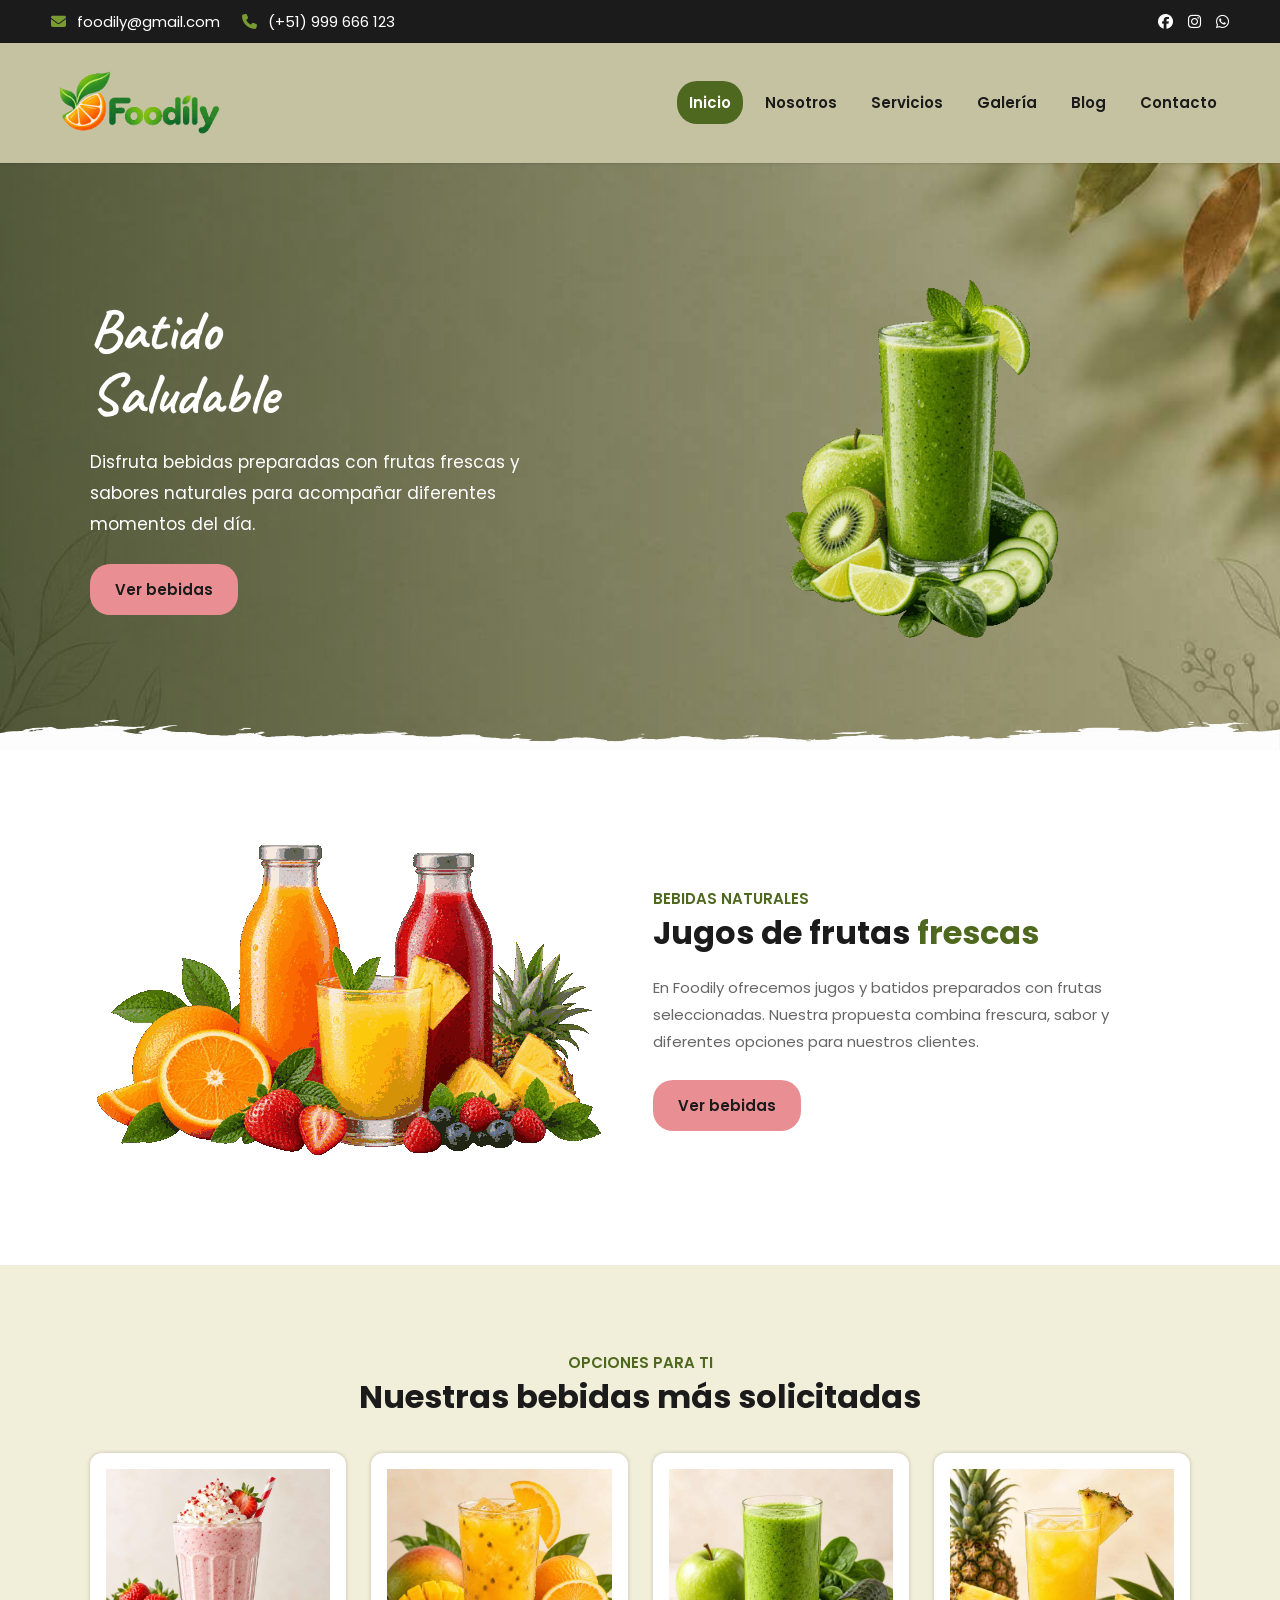
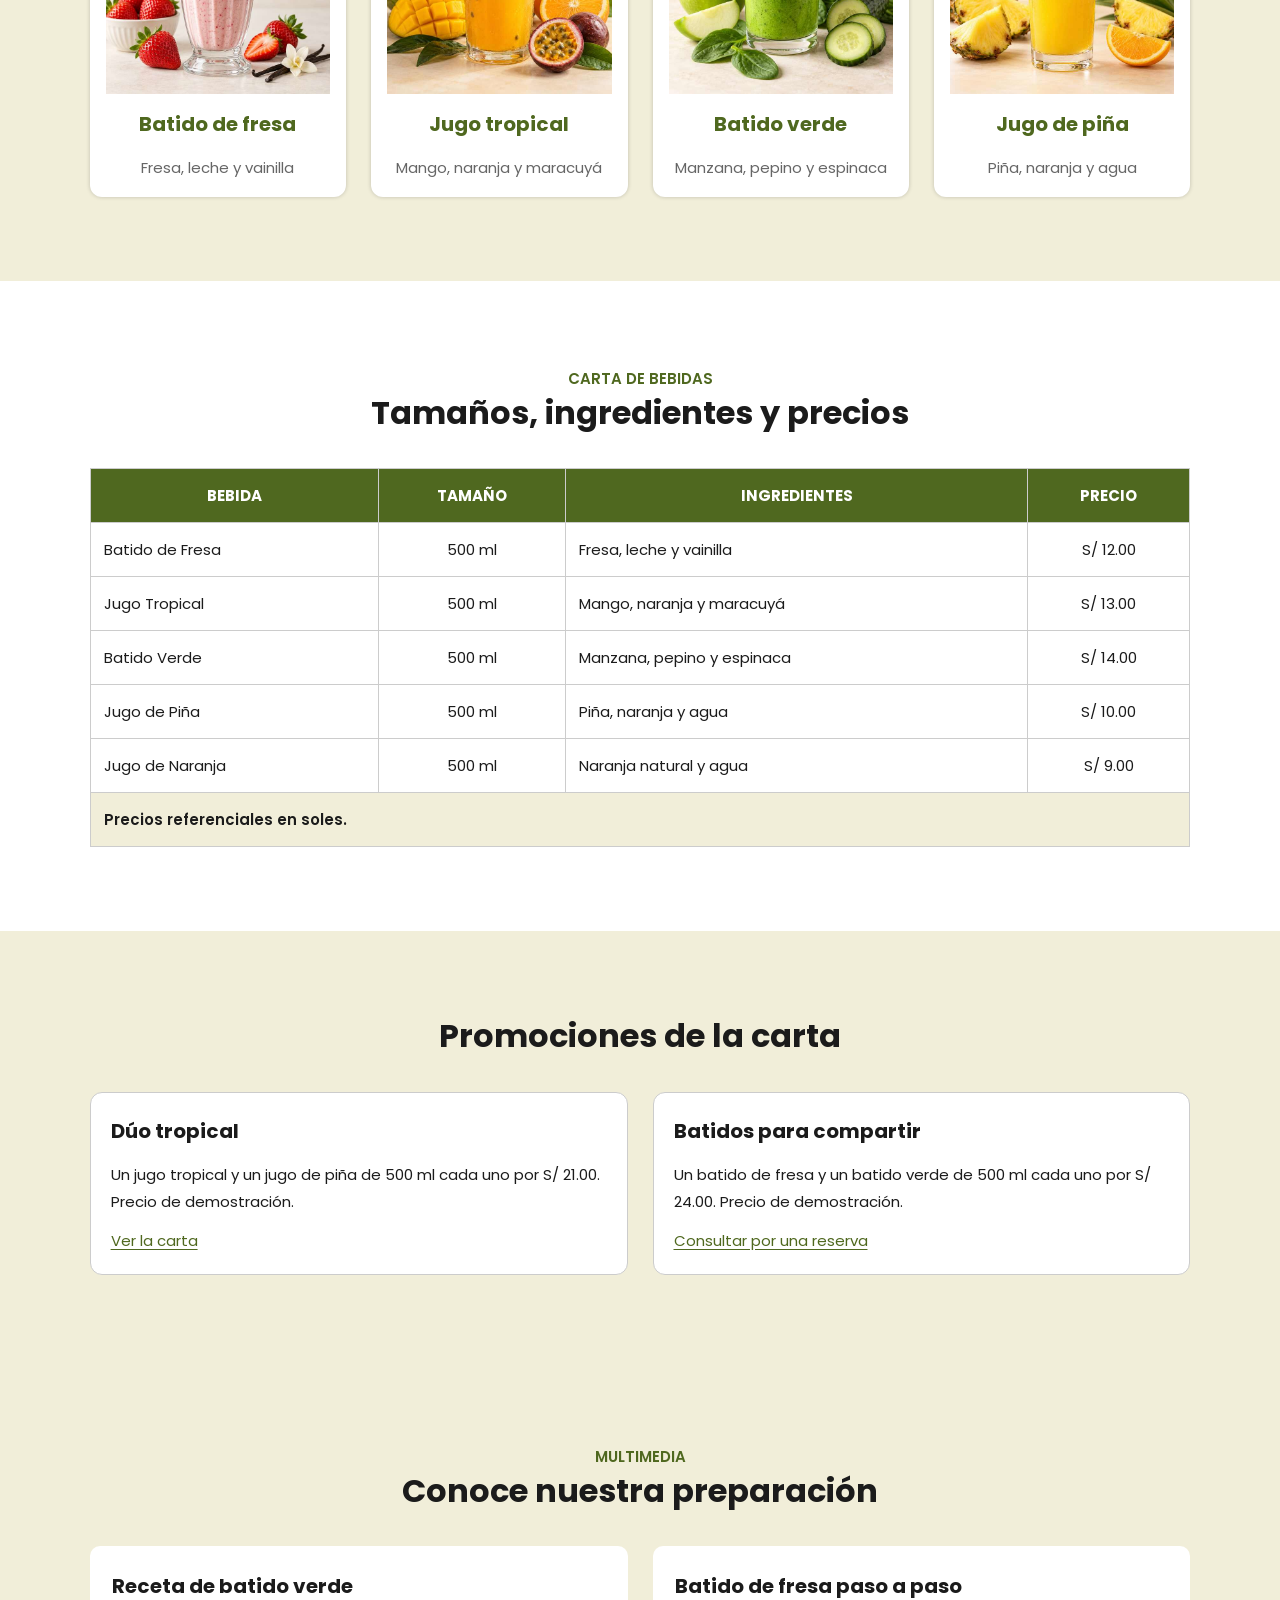
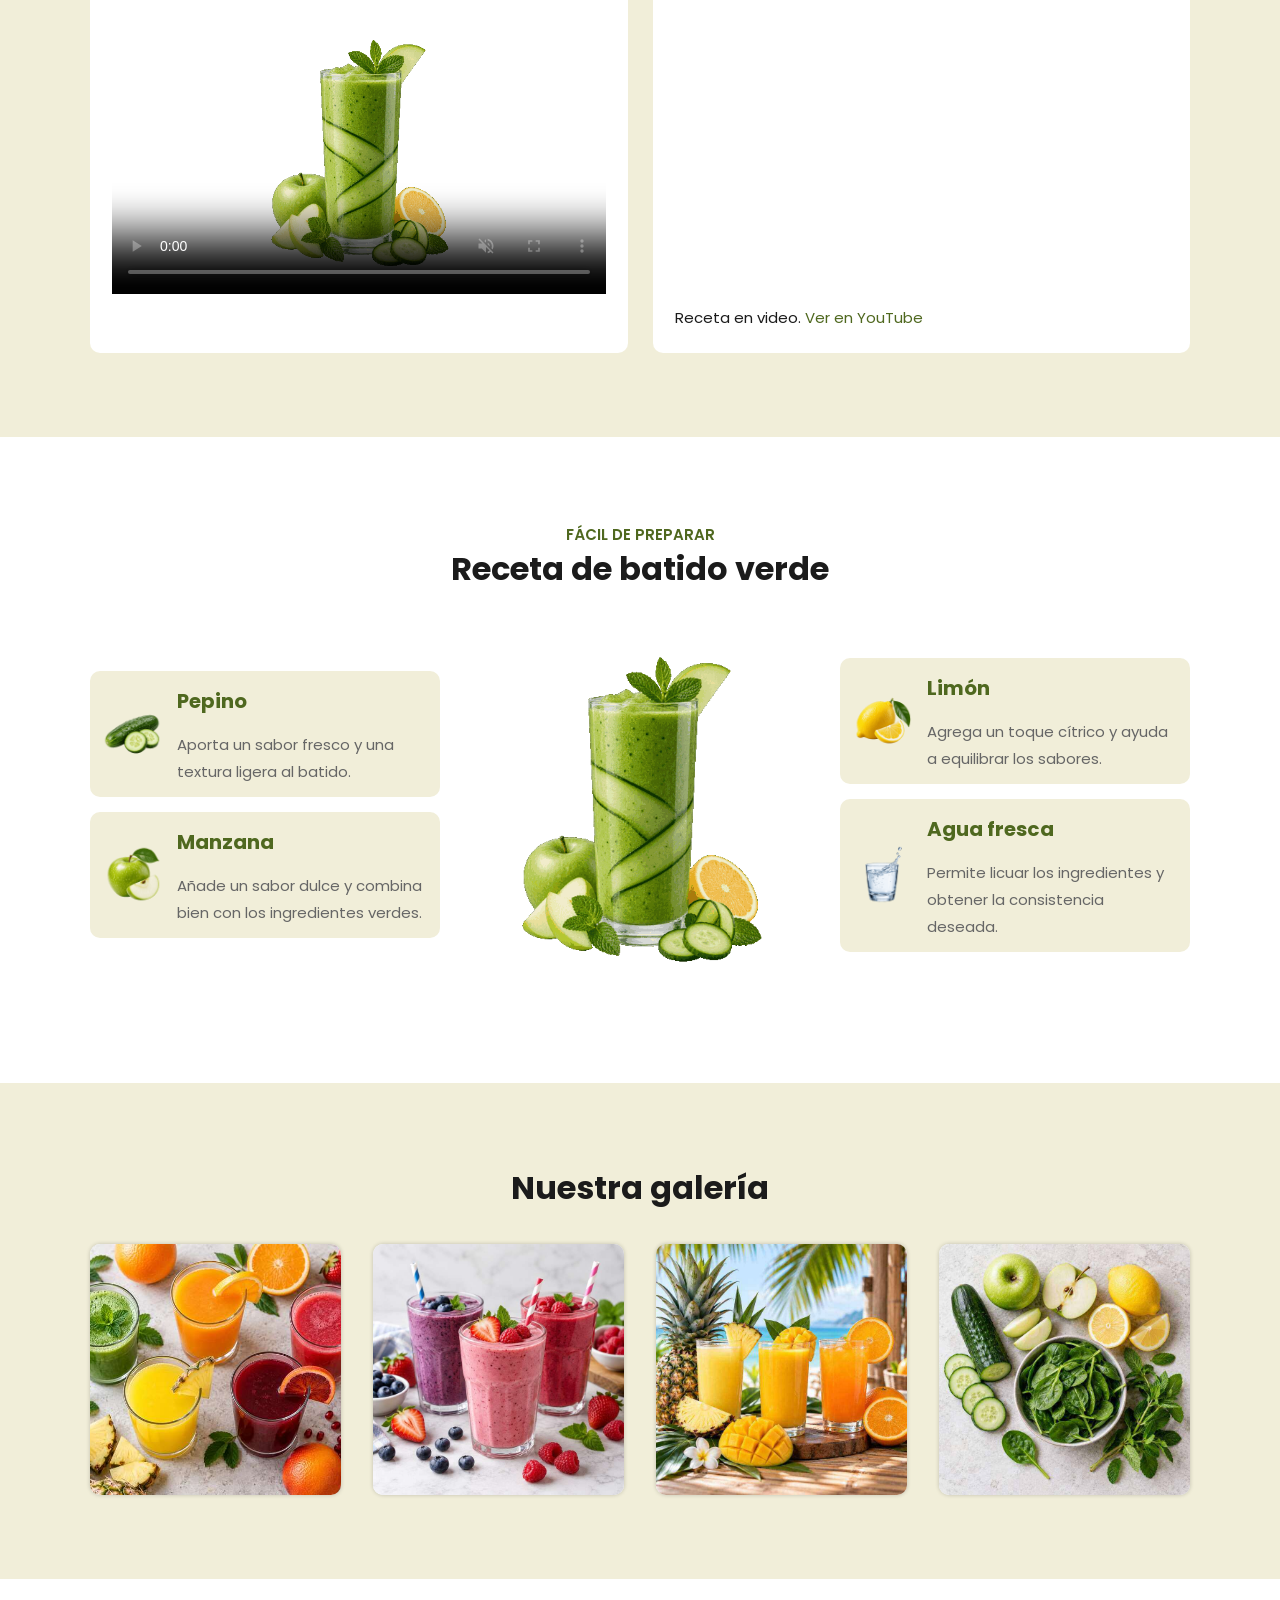
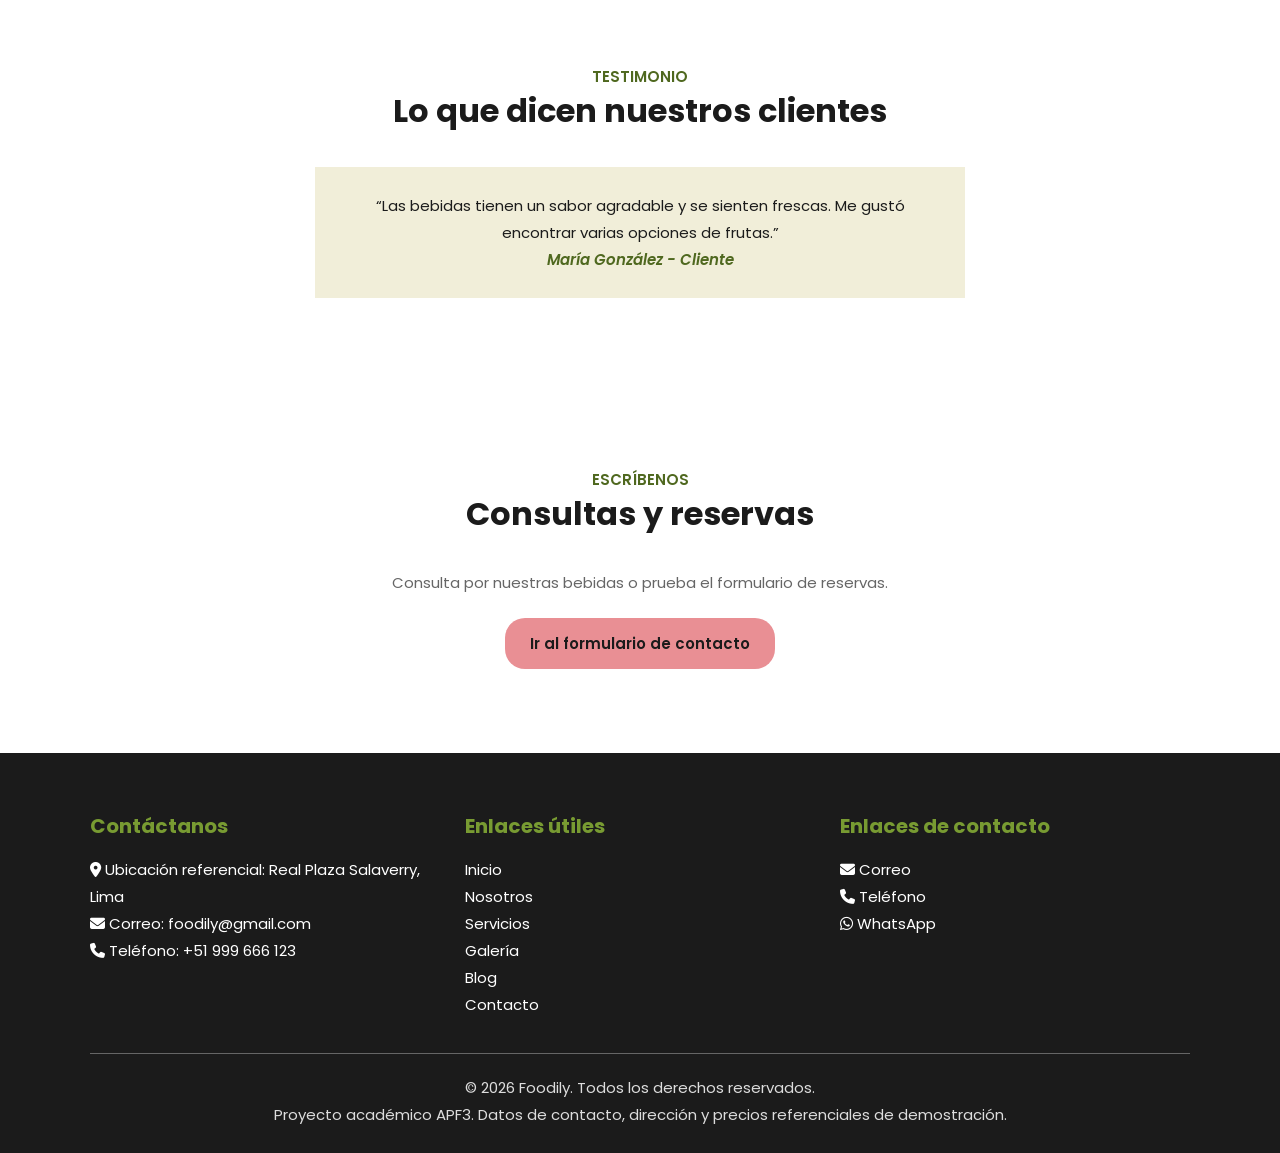
<file: index.html>
<!DOCTYPE html>
<html lang="es">

 <!-- Configuración de la página -->
 <head>
  <meta charset="utf-8"/>
  <meta content="width=device-width, initial-scale=1.0" name="viewport"/>
  <title>
   Foodily - Jugos y batidos naturales
  </title>
  <!-- Favicon -->
  <link href="favicon.ico" rel="icon" type="image/x-icon"/>
  <!-- Google Fonts -->
  <link href="https://fonts.googleapis.com" rel="preconnect"/>
  <link crossorigin="" href="https://fonts.gstatic.com" rel="preconnect"/>
  <link href="https://fonts.googleapis.com/css2?family=Caveat:wght@400;600&amp;family=Poppins:ital,wght@0,300;0,400;0,600;0,700;1,400&amp;display=swap" rel="stylesheet"/>
  <!-- FontAwesome CDN para íconos -->
  <link href="https://cdnjs.cloudflare.com/ajax/libs/font-awesome/6.5.1/css/all.min.css" rel="stylesheet"/>
  <!-- Estilos CSS -->
  <link href="assets/css/styles.css" rel="stylesheet"/>
 </head>


 <!-- Contenido de la página -->
 <body>
  <!-- BARRA SUPERIOR (TOP BAR) -->
  <!-- Barra de contacto: enlaces mailto y tel -->
  <header id="top-bar">
   <div class="container">
    <div class="top-bar-flex">
     <div class="top-contacto">
      <a href="mailto:foodily@gmail.com?subject=Consulta%20Foodily">
       <i class="fa-solid fa-envelope">
       </i>
       foodily@gmail.com
      </a>
      <a href="tel:+51999666123">
       <i class="fa-solid fa-phone">
       </i>
       (+51) 999 666 123
      </a>
     </div>
     <!-- Redes sociales, se abren en otra pestaña para no salir de la pagina -->
     <div class="top-rs">
      <a aria-label="Facebook · referencia externa" href="https://www.facebook.com/batidosnaturales/" rel="noopener noreferrer" target="_blank">
       <i class="fa-brands fa-facebook"></i>
      </a>
      <a aria-label="Instagram · referencia externa" href="https://www.instagram.com/batidosnaturales/" rel="noopener noreferrer" target="_blank">
       <i class="fa-brands fa-instagram"></i>
      </a>
      <a aria-label="WhatsApp" href="https://wa.me/51999666123" rel="noopener noreferrer" target="_blank">
       <i class="fa-brands fa-whatsapp"></i>
      </a>
     </div>
    </div>
   </div>
  </header>
  <!-- SECCION 1: HEADER Y BARRA DE NAVEGACION -->
  <!-- Cabecera principal y menú de navegación -->
  <header id="cabecera" class="padding-xs">
    <div class="container nav-bar">
        <a class="logo-ancho" href="index.html">
            <img class="img-fluid" src="assets/img/logo.png" alt="Foodily · Inicio">
        </a>
        <button class="nav-menu-toggle" type="button" aria-label="Abrir menú de navegación"
                aria-controls="nav-menu" aria-expanded="false">
            <i class="fa-solid fa-bars" aria-hidden="true"></i>
            <span>Menú</span>
        </button>
        <nav class="nav-menu" id="nav-menu" aria-label="Navegación principal">
          <ul>
            <li><a href="index.html" aria-current="page">Inicio</a></li>
            <li><a href="nosotros.html">Nosotros</a></li>
            <li><a href="servicios.html">Servicios</a></li>
            <li><a href="galeria.html">Galería</a></li>
            <li><a href="blog.html">Blog</a></li>
            <li><a href="contacto.html">Contacto</a></li>
          </ul>
        </nav>
    </div>
</header>
  <!-- Contenido principal -->
  <main id="contenido" tabindex="-1">
   <!-- SECCION 2: BANNER PRINCIPAL (HERO) -->
   <section class="hero padding-xl" id="inicio">
    <div class="hero-content slide-in-left">
     <h1>
      <span class="first-letter">
       Batido
      </span>
      <span class="second-letter">
       Saludable
      </span>
     </h1>
     <p>
      Disfruta bebidas preparadas con frutas frescas y sabores naturales para acompa&ntilde;ar diferentes momentos del d&iacute;a.
     </p>
     <a class="btn-primary" href="servicios.html#bebidas">
      Ver bebidas
     </a>
    </div>
    <div class="hero-image">
     <img alt="Batido verde saludable" class="img-fluid" src="assets/img/hero-juice.png"/>
    </div>
    <!-- Imagen decorativa de la parte de abajo del banner, por eso el alt va vacio -->
    <img alt="" class="separador-portada" src="assets/img/hero-divider.png"/>
   </section>
   <!-- SECCION 3: PRESENTACION / ABOUT US -->
   <section class="about padding-xl" id="about">
    <div class="about-container row">
     <div class="about-img">
      <img alt="Jugos preparados con frutas frescas" class="img-fluid" src="assets/img/juice-about.png"/>
     </div>
     <div class="about-text">
      <span class="title-tag">
       Bebidas naturales
      </span>
      <h2>
       Jugos de frutas
       <span class="highlight">
        frescas
       </span>
      </h2>
      <p>
       En Foodily ofrecemos jugos y batidos preparados con frutas seleccionadas. Nuestra propuesta combina frescura, sabor y diferentes opciones para nuestros clientes.
      </p>
      <a class="btn-primary" href="servicios.html#bebidas">
       Ver bebidas
      </a>
     </div>
    </div>
   </section>
   <!-- SECCION 4: SERVICIOS / BEVERAGE CATEGORIES -->
   <section class="services padding-xl" id="beverage">
    <div class="section-title">
     <span class="title-tag">
      Opciones para ti
     </span>
     <h2>
      Nuestras bebidas m&aacute;s solicitadas
     </h2>
    </div>
    <!-- Tarjetas de bebidas, cada una con su imagen, nombre e ingredientes -->
    <div class="cards-container row">
     <article class="card">
      <img alt="Batido de fresa" class="img-fluid" src="assets/img/beverage-1.jpg"/>
      <h3>
       Batido de fresa
      </h3>
      <span>
       Fresa, leche y vainilla
      </span>
     </article>
     <article class="card">
      <img alt="Jugo tropical" class="img-fluid" src="assets/img/beverage-2.jpg"/>
      <h3>
       Jugo tropical
      </h3>
      <span>
       Mango, naranja y maracuy&aacute;
      </span>
     </article>
     <article class="card">
      <img alt="Batido verde" class="img-fluid" src="assets/img/beverage-3.jpg"/>
      <h3>
       Batido verde
      </h3>
      <span>
       Manzana, pepino y espinaca
      </span>
     </article>
     <article class="card">
      <img alt="Jugo de pi&ntilde;a" class="img-fluid" src="assets/img/beverage-4.jpg"/>
      <h3>
       Jugo de pi&ntilde;a
      </h3>
      <span>
       Pi&ntilde;a, naranja y agua
      </span>
     </article>
    </div>
   </section>
   <!-- TABLA NUTRICIONAL Y PRECIOS -->
   <section class="table-section padding-xl" id="tabla">
    <div class="section-title">
     <span class="title-tag">
      Carta de bebidas
     </span>
     <h2>
      Tama&ntilde;os, ingredientes y precios
     </h2>
    </div>
    <!-- El div que envuelve la tabla permite deslizarla de lado en pantallas chicas -->
    <div class="table-container" tabindex="0" role="region" aria-label="Carta de bebidas desplazable">
     

<table class="tbl-tarifas">
    <!-- Encabezados de la tabla -->
    <thead>
        <tr>
            <th scope="col">Bebida</th>
            <th scope="col">Tamaño</th>
            <th scope="col">Ingredientes</th>
            <th scope="col">Precio</th>
        </tr>
    </thead>

    <!-- Datos de las bebidas -->
    <tbody>
        <tr>
            <td>Batido de Fresa</td>
            <td>500 ml</td>
            <td>Fresa, leche y vainilla</td>
            <td>S/ 12.00</td>
        </tr>

        <tr>
            <td>Jugo Tropical</td>
            <td>500 ml</td>
            <td>Mango, naranja y maracuyá</td>
            <td>S/ 13.00</td>
        </tr>

        <tr>
            <td>Batido Verde</td>
            <td>500 ml</td>
            <td>Manzana, pepino y espinaca</td>
            <td>S/ 14.00</td>
        </tr>

        <tr>
            <td>Jugo de Piña</td>
            <td>500 ml</td>
            <td>Piña, naranja y agua</td>
            <td>S/ 10.00</td>
        </tr>

        <!-- Quinto registro agregado para cumplir el APF3 -->
        <tr>
            <td>Jugo de Naranja</td>
            <td>500 ml</td>
            <td>Naranja natural y agua</td>
            <td>S/ 9.00</td>
        </tr>
    </tbody>
    <tfoot>
        <tr><td colspan="4">Precios referenciales en soles.</td></tr>
    </tfoot>
</table>


    </div>
   </section>
   <!-- Artículos promocionales en Flexbox, como en el sitio de clase -->
   <section class="services padding-xl" id="promociones">
    <div class="section-title"><h2>Promociones de la carta</h2></div>
    <div class="promocion-flex row">
     <article>
      <h3>Dúo tropical</h3>
      <p>Un jugo tropical y un jugo de piña de 500 ml cada uno por S/ 21.00. Precio de demostración.</p>
      <a href="#tabla">Ver la carta</a>
     </article>
     <article>
      <h3>Batidos para compartir</h3>
      <p>Un batido de fresa y un batido verde de 500 ml cada uno por S/ 24.00. Precio de demostración.</p>
      <a href="contacto.html#formulario">Consultar por una reserva</a>
     </article>
    </div>
   </section>
   <!-- SECCION MULTIMEDIA (VIDEOS) -->
   <section class="media-section padding-xl" id="multimedia">
    <div class="section-title">
     <span class="title-tag">
      Multimedia
     </span>
     <h2>
      Conoce nuestra preparaci&oacute;n
     </h2>
    </div>
    <div class="media-container row">
     <!-- Video MP4 Local (≤ 4MB) -->
     <div class="media-box">
      <h3>
       Receta de batido verde
      </h3>
      <!-- El video se reproduce automáticamente, en silencio y en bucle. También permite usar los controles. -->
      
    
<video class="video-fluid"
       controls
       autoplay
       playsinline
       loop
       muted
       poster="assets/img/recipe-main.png"
       preload="metadata">

    <source src="assets/videos/preparacion.mp4" type="video/mp4">

    Tu navegador no admite la reproducción de videos en formato MP4.

</video>


     </div>
     <!-- Video de YouTube via iframe -->
     <div class="media-box">
      <h3>
       Batido de fresa paso a paso
      </h3>
      <!-- Se usa el enlace embed de YouTube para que el video se vea dentro de la pagina -->
      

<iframe
    src="https://www.youtube.com/embed/tE8OA1b2Av4"
    title="Receta de batido de fresa en YouTube"
    allowfullscreen
    loading="lazy">
</iframe>


      <p>
       Receta en video.
       <a href="https://www.youtube.com/watch?v=tE8OA1b2Av4" rel="noopener noreferrer" target="_blank">
        Ver en YouTube
       </a>
      </p>
     </div>
    </div>
   </section>
   <!-- SECCION 5: RECETA DE BATIDO VERDE -->
   <section class="recipe-section padding-xl" id="recipe">
    <div class="section-title">
     <span class="title-tag">
      F&aacute;cil de preparar
     </span>
     <h2>
      Receta de batido verde
     </h2>
    </div>
    <!-- Tres columnas: ingredientes a los lados y la imagen del batido al centro -->
    <div class="recipe-container row">
     <div class="recipe-column">
      <article class="recipe-block">
       <img alt="Pepino" class="img-fluid" src="assets/img/recipe-cucumber.png"/>
       <div>
        <h3>
         Pepino
        </h3>
        <p>
         Aporta un sabor fresco y una textura ligera al batido.
        </p>
       </div>
      </article>
      <article class="recipe-block">
       <img alt="Manzana verde" class="img-fluid" src="assets/img/recipe-apple.png"/>
       <div>
        <h3>
         Manzana
        </h3>
        <p>
         A&ntilde;ade un sabor dulce y combina bien con los ingredientes verdes.
        </p>
       </div>
      </article>
     </div>
     <div class="recipe-center-image">
      <img alt="Batido verde de la receta" class="img-fluid" src="assets/img/recipe-main.png"/>
     </div>
     <div class="recipe-column">
      <article class="recipe-block">
       <img alt="Lim&oacute;n" class="img-fluid" src="assets/img/recipe-lemon.png"/>
       <div>
        <h3>
         Lim&oacute;n
        </h3>
        <p>
         Agrega un toque c&iacute;trico y ayuda a equilibrar los sabores.
        </p>
       </div>
      </article>
      <article class="recipe-block">
       <img alt="Vaso de agua fresca" class="img-fluid" src="assets/img/recipe-water.png"/>
       <div>
        <h3>
         Agua fresca
        </h3>
        <p>
         Permite licuar los ingredientes y obtener la consistencia deseada.
        </p>
       </div>
      </article>
     </div>
    </div>
   </section>
   <!-- SECCION 6: GALERIA DE PRODUCTOS -->
   <section class="gallery padding-xl" id="galeria">
    <div class="section-title">
     <h2>
      Nuestra galer&iacute;a
     </h2>
    </div>
    <!-- Las imagenes bajan a otra fila cuando ya no entran en el ancho -->
    <div class="gallery-container row">
     <div class="gallery-item">
      <img alt="Variedad de jugos naturales" class="img-fluid" src="assets/img/gallery-1.jpg"/>
     </div>
     <div class="gallery-item">
      <img alt="Batidos de frutos rojos" class="img-fluid" src="assets/img/gallery-2.jpg"/>
     </div>
     <div class="gallery-item">
      <img alt="Jugos de frutas tropicales" class="img-fluid" src="assets/img/gallery-3.jpg"/>
     </div>
     <div class="gallery-item">
      <img alt="Ingredientes naturales para batido verde" class="img-fluid" src="assets/img/gallery-4.jpg"/>
     </div>
    </div>
   </section>
   <!-- SECCION 7: TESTIMONIOS -->
   <section class="testimonials padding-xl" id="testimonios">
    <div class="section-title">
     <span class="title-tag">
      Testimonio
     </span>
     <h2>
      Lo que dicen nuestros clientes
     </h2>
    </div>
    <div class="cards-container row">
     <blockquote class="testimonial-card">
      <p>
       &ldquo;Las bebidas tienen un sabor agradable y se sienten frescas. Me gust&oacute; encontrar varias opciones de frutas.&rdquo;
      </p>
      <cite>
       Mar&iacute;a Gonz&aacute;lez
       <span>
        - Cliente
       </span>
      </cite>
     </blockquote>
    </div>
   </section>
   <!-- ACCESO A LA PÁGINA DE CONTACTO -->
   <section class="form-section padding-xl" id="contact">
    <div class="section-title">
     <span class="title-tag">
      Escr&iacute;benos
     </span>
     <h2>
      Consultas y reservas
     </h2>
    </div>
    <p class="form-note">
     Consulta por nuestras bebidas o prueba el formulario de reservas.
    </p>
    <div class="section-action"><a class="btn-primary" href="contacto.html#formulario">Ir al formulario de contacto</a></div>
   </section>
  </main>
  <!-- SECCION 8: FOOTER -->
  <footer class="footer">
   <div class="footer-container footer-bar row">
    <div class="footer-col">
     <h3>
      Cont&aacute;ctanos
     </h3>
     <p>
      <i class="fa-solid fa-location-dot">
      </i>
      Ubicación referencial: Real Plaza Salaverry, Lima
     </p>
     <p>
      <i class="fa-solid fa-envelope">
      </i>
      Correo:
      <a href="mailto:foodily@gmail.com?subject=Consulta%20Foodily">
       foodily@gmail.com
      </a>
     </p>
     <p>
      <i class="fa-solid fa-phone">
      </i>
      Tel&eacute;fono:
      <a href="tel:+51999666123">
       +51 999 666 123
      </a>
     </p>
    </div>
    <div class="footer-col">
     <h3>
      Enlaces &uacute;tiles
     </h3>
     <ul>
            <li><a href="index.html">Inicio</a></li>
            <li><a href="nosotros.html">Nosotros</a></li>
            <li><a href="servicios.html">Servicios</a></li>
            <li><a href="galeria.html">Galería</a></li>
            <li><a href="blog.html">Blog</a></li>
            <li><a href="contacto.html">Contacto</a></li>
     </ul>
    </div>
    <div class="footer-col">
     <h3>
      Enlaces de contacto
     </h3>
     <div class="footer-socials">
      <a href="mailto:foodily@gmail.com?subject=Consulta%20Foodily">
       <i class="fa-solid fa-envelope">
       </i>
       Correo
      </a>
      <br/>
      <a href="tel:+51999666123">
       <i class="fa-solid fa-phone">
       </i>
       Tel&eacute;fono
      </a>
      <br/>
      <a href="https://wa.me/51999666123" rel="noopener noreferrer" target="_blank">
       <i class="fa-brands fa-whatsapp">
       </i>
       WhatsApp
      </a>
     </div>
    </div>
   </div>
   <div class="footer-bottom">
    <p>
     &copy; 2026 Foodily. Todos los derechos reservados.
    </p>
    <p>
    Proyecto académico APF3. Datos de contacto, dirección y precios referenciales de demostración.
    </p>
   </div>
  </footer>

  <!-- Boton fijo para volver al inicio -->
  <button type="button" class="scroll-up" aria-label="Ir arriba" title="Ir arriba" hidden>
      <span aria-hidden="true">↑</span>
  </button>

<!-- JavaScript principal -->
    <script src="assets/js/main.js"></script>

 </body>
</html>
</file>
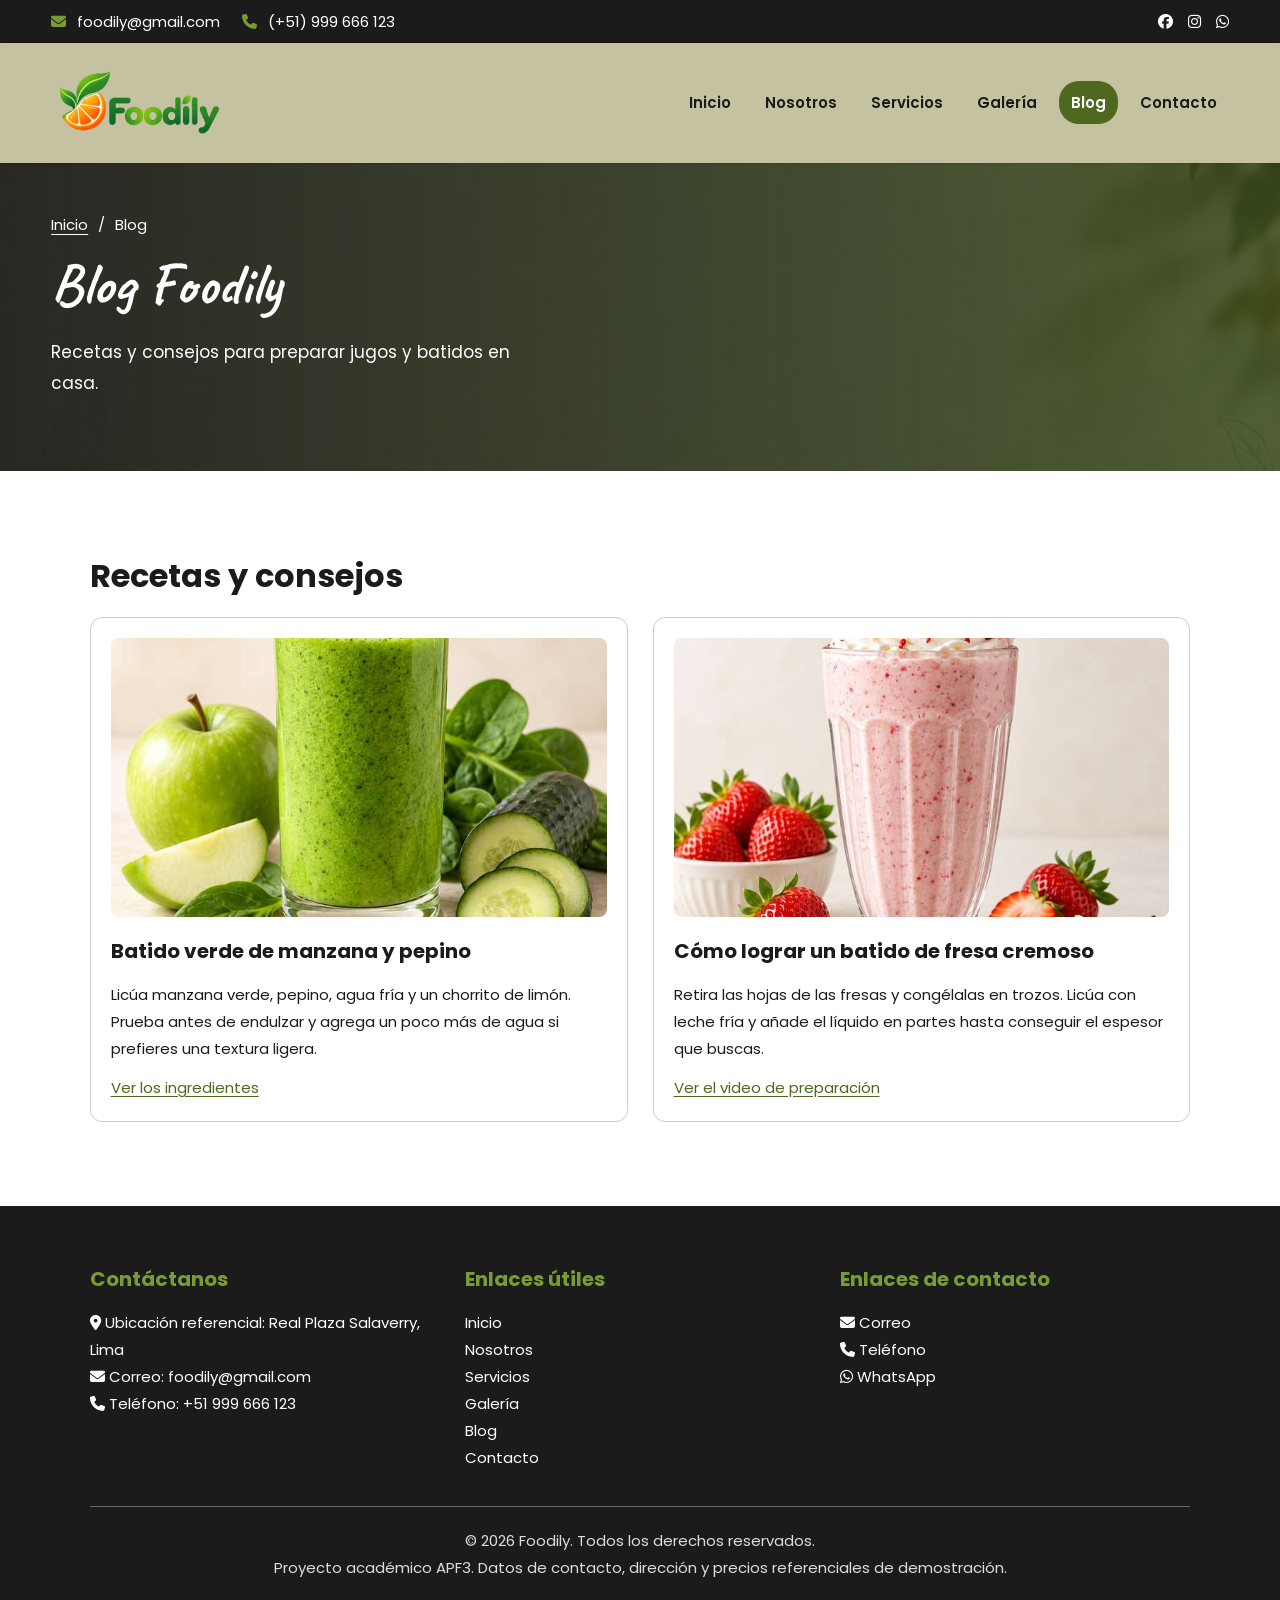
<file: blog.html>
<!DOCTYPE html>
<html lang="es">

<head>
    <meta charset="UTF-8">
    <meta name="viewport" content="width=device-width, initial-scale=1.0">

    <title>Foodily - Blog de recetas y bebidas</title>

    <!-- Favicon -->
    <link rel="icon" href="favicon.ico" type="image/x-icon">

    <!-- Google Fonts -->
    <link rel="preconnect" href="https://fonts.googleapis.com">
    <link rel="preconnect" href="https://fonts.gstatic.com" crossorigin>
    <link href="https://fonts.googleapis.com/css2?family=Caveat:wght@400;600&family=Poppins:ital,wght@0,300;0,400;0,600;0,700;1,400&display=swap" rel="stylesheet">

    <!-- FontAwesome -->
    <link rel="stylesheet" href="https://cdnjs.cloudflare.com/ajax/libs/font-awesome/6.5.1/css/all.min.css">

    <!-- CSS principal -->
    <link rel="stylesheet" href="assets/css/styles.css">
</head>

<body>

    <!-- BARRA SUPERIOR -->
    <header id="top-bar">
   <div class="container">
    <div class="top-bar-flex">
     <div class="top-contacto">
      <a href="mailto:foodily@gmail.com?subject=Consulta%20Foodily">
       <i class="fa-solid fa-envelope">
       </i>
       foodily@gmail.com
      </a>
      <a href="tel:+51999666123">
       <i class="fa-solid fa-phone">
       </i>
       (+51) 999 666 123
      </a>
     </div>
     <!-- Redes sociales, se abren en otra pestaña para no salir de la pagina -->
     <div class="top-rs">
      <a aria-label="Facebook · referencia externa" href="https://www.facebook.com/batidosnaturales/" rel="noopener noreferrer" target="_blank">
       <i class="fa-brands fa-facebook"></i>
      </a>
      <a aria-label="Instagram · referencia externa" href="https://www.instagram.com/batidosnaturales/" rel="noopener noreferrer" target="_blank">
       <i class="fa-brands fa-instagram"></i>
      </a>
      <a aria-label="WhatsApp" href="https://wa.me/51999666123" rel="noopener noreferrer" target="_blank">
       <i class="fa-brands fa-whatsapp"></i>
      </a>
     </div>
    </div>
   </div>
  </header>

    <!-- CABECERA Y NAVEGACIÓN -->
    <header id="cabecera" class="padding-xs">
    <div class="container nav-bar">
        <a class="logo-ancho" href="index.html">
            <img class="img-fluid" src="assets/img/logo.png" alt="Foodily · Inicio">
        </a>
        <button class="nav-menu-toggle" type="button" aria-label="Abrir menú de navegación"
                aria-controls="nav-menu" aria-expanded="false">
            <i class="fa-solid fa-bars" aria-hidden="true"></i>
            <span>Menú</span>
        </button>
        <nav class="nav-menu" id="nav-menu" aria-label="Navegación principal">
          <ul>
            <li><a href="index.html">Inicio</a></li>
            <li><a href="nosotros.html">Nosotros</a></li>
            <li><a href="servicios.html">Servicios</a></li>
            <li><a href="galeria.html">Galería</a></li>
            <li><a href="blog.html" aria-current="page">Blog</a></li>
            <li><a href="contacto.html">Contacto</a></li>
          </ul>
        </nav>
    </div>
</header>

    <!-- CONTENIDO PRINCIPAL -->
    <main id="contenido" tabindex="-1">
    <section class="page-title">
        <div class="container hero-content">
            <nav class="breadcrumb" aria-label="Ruta de navegación">
                <a href="index.html">Inicio</a> <span aria-hidden="true">/</span> <span aria-current="page">Blog</span>
            </nav>
            <h1>Blog Foodily</h1>
            <p>Recetas y consejos para preparar jugos y batidos en casa.</p>
        </div>
    </section>
    <section class="about padding-xl">
        <h2>Recetas y consejos</h2>
        <div class="row promocion-flex">
            <article>
                <img src="assets/img/beverage-3.jpg" class="img-fluid" alt="Batido verde de Foodily" loading="lazy">
                <h3>Batido verde de manzana y pepino</h3>
                <p>Licúa manzana verde, pepino, agua fría y un chorrito de limón. Prueba antes de endulzar y agrega un poco más de agua si prefieres una textura ligera.</p>
                <a href="index.html#recipe">Ver los ingredientes</a>
            </article>
            <article>
                <img src="assets/img/beverage-1.jpg" class="img-fluid" alt="Batido de fresa de Foodily" loading="lazy">
                <h3>Cómo lograr un batido de fresa cremoso</h3>
                <p>Retira las hojas de las fresas y congélalas en trozos. Licúa con leche fría y añade el líquido en partes hasta conseguir el espesor que buscas.</p>
                <a href="index.html#multimedia">Ver el video de preparación</a>
            </article>
        </div>
    </section>
</main>

    <!-- FOOTER -->
    <footer class="footer">
   <div class="footer-container footer-bar row">
    <div class="footer-col">
     <h3>
      Cont&aacute;ctanos
     </h3>
     <p>
      <i class="fa-solid fa-location-dot">
      </i>
      Ubicación referencial: Real Plaza Salaverry, Lima
     </p>
     <p>
      <i class="fa-solid fa-envelope">
      </i>
      Correo:
      <a href="mailto:foodily@gmail.com?subject=Consulta%20Foodily">
       foodily@gmail.com
      </a>
     </p>
     <p>
      <i class="fa-solid fa-phone">
      </i>
      Tel&eacute;fono:
      <a href="tel:+51999666123">
       +51 999 666 123
      </a>
     </p>
    </div>
    <div class="footer-col">
     <h3>
      Enlaces &uacute;tiles
     </h3>
     <ul>
            <li><a href="index.html">Inicio</a></li>
            <li><a href="nosotros.html">Nosotros</a></li>
            <li><a href="servicios.html">Servicios</a></li>
            <li><a href="galeria.html">Galería</a></li>
            <li><a href="blog.html">Blog</a></li>
            <li><a href="contacto.html">Contacto</a></li>
     </ul>
    </div>
    <div class="footer-col">
     <h3>
      Enlaces de contacto
     </h3>
     <div class="footer-socials">
      <a href="mailto:foodily@gmail.com?subject=Consulta%20Foodily">
       <i class="fa-solid fa-envelope">
       </i>
       Correo
      </a>
      <br/>
      <a href="tel:+51999666123">
       <i class="fa-solid fa-phone">
       </i>
       Tel&eacute;fono
      </a>
      <br/>
      <a href="https://wa.me/51999666123" rel="noopener noreferrer" target="_blank">
       <i class="fa-brands fa-whatsapp">
       </i>
       WhatsApp
      </a>
     </div>
    </div>
   </div>
   <div class="footer-bottom">
    <p>
     &copy; 2026 Foodily. Todos los derechos reservados.
    </p>
    <p>
    Proyecto académico APF3. Datos de contacto, dirección y precios referenciales de demostración.
    </p>
   </div>
  </footer>

<!-- Boton fijo para volver al inicio -->
  <button type="button" class="scroll-up" aria-label="Ir arriba" title="Ir arriba" hidden>
      <span aria-hidden="true">↑</span>
  </button>

<!-- JavaScript principal -->
<script src="assets/js/main.js"></script>
    
</body>
</html>
</file>
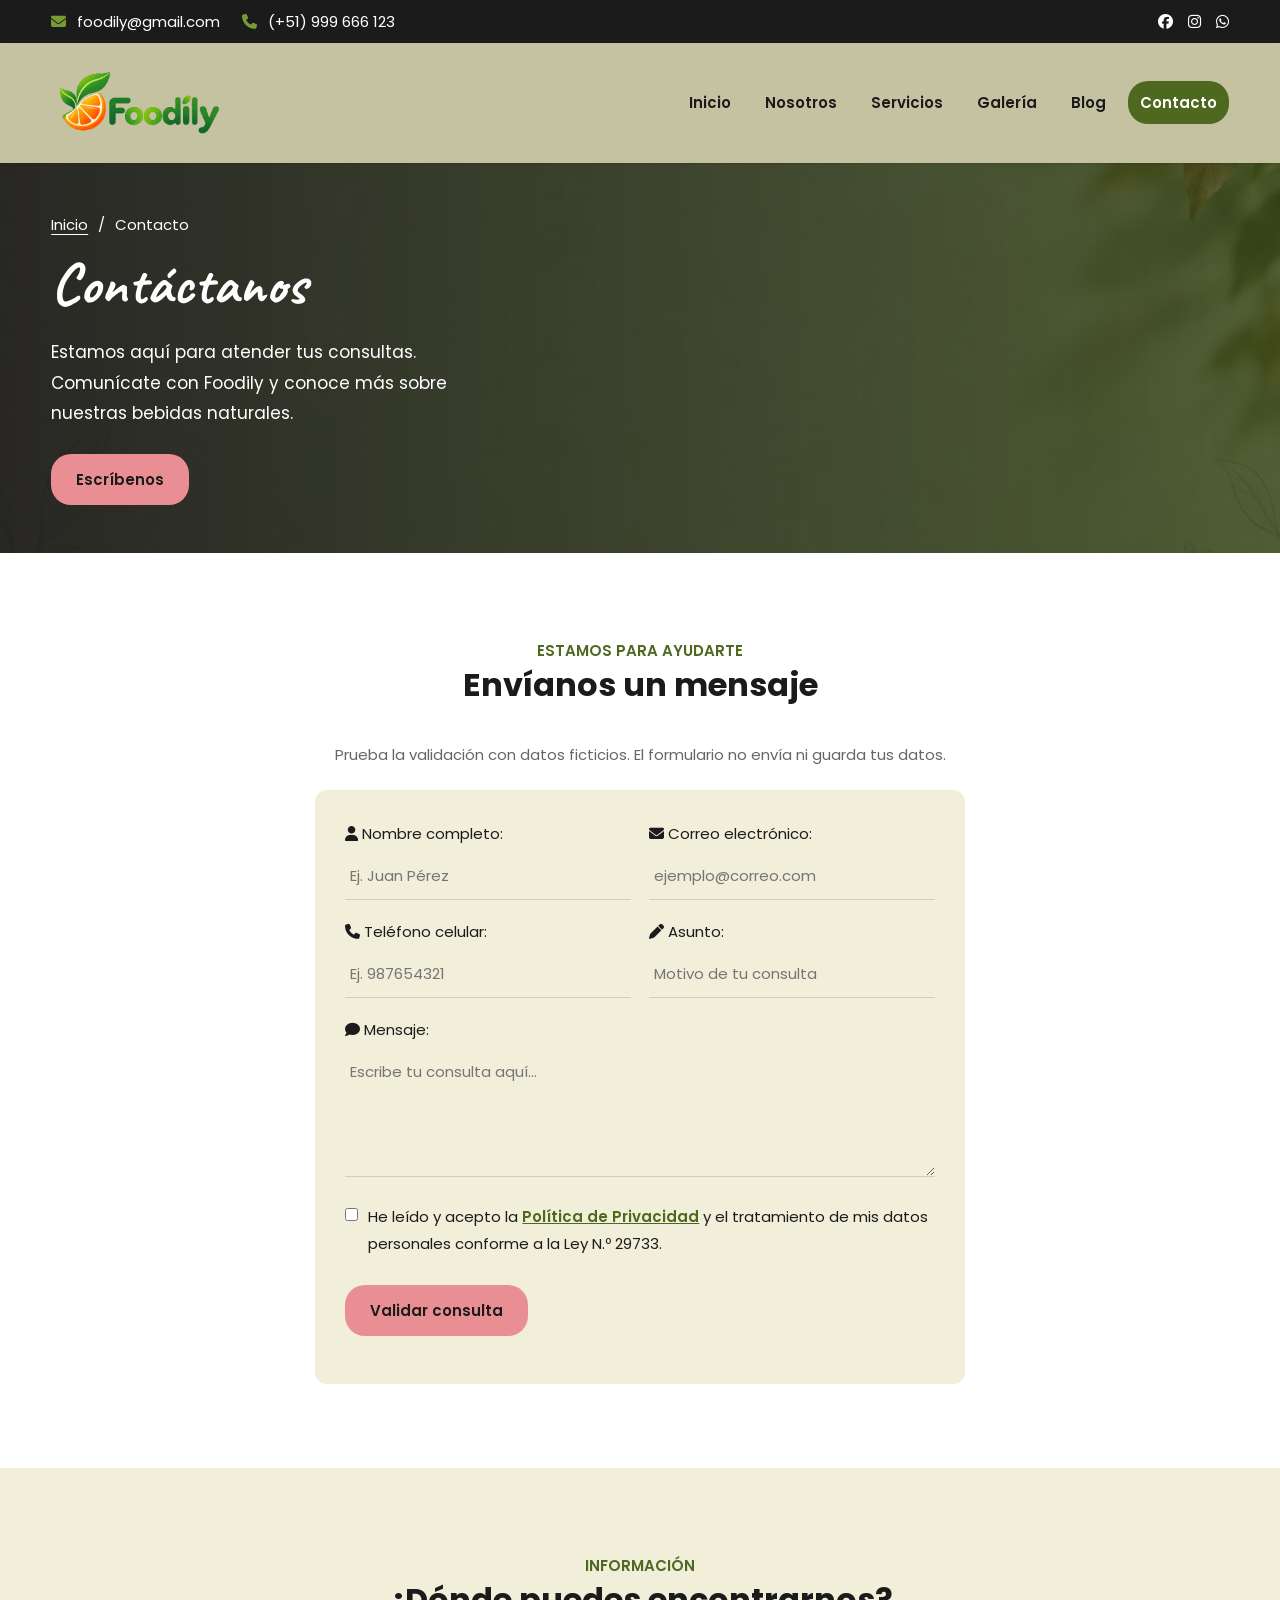
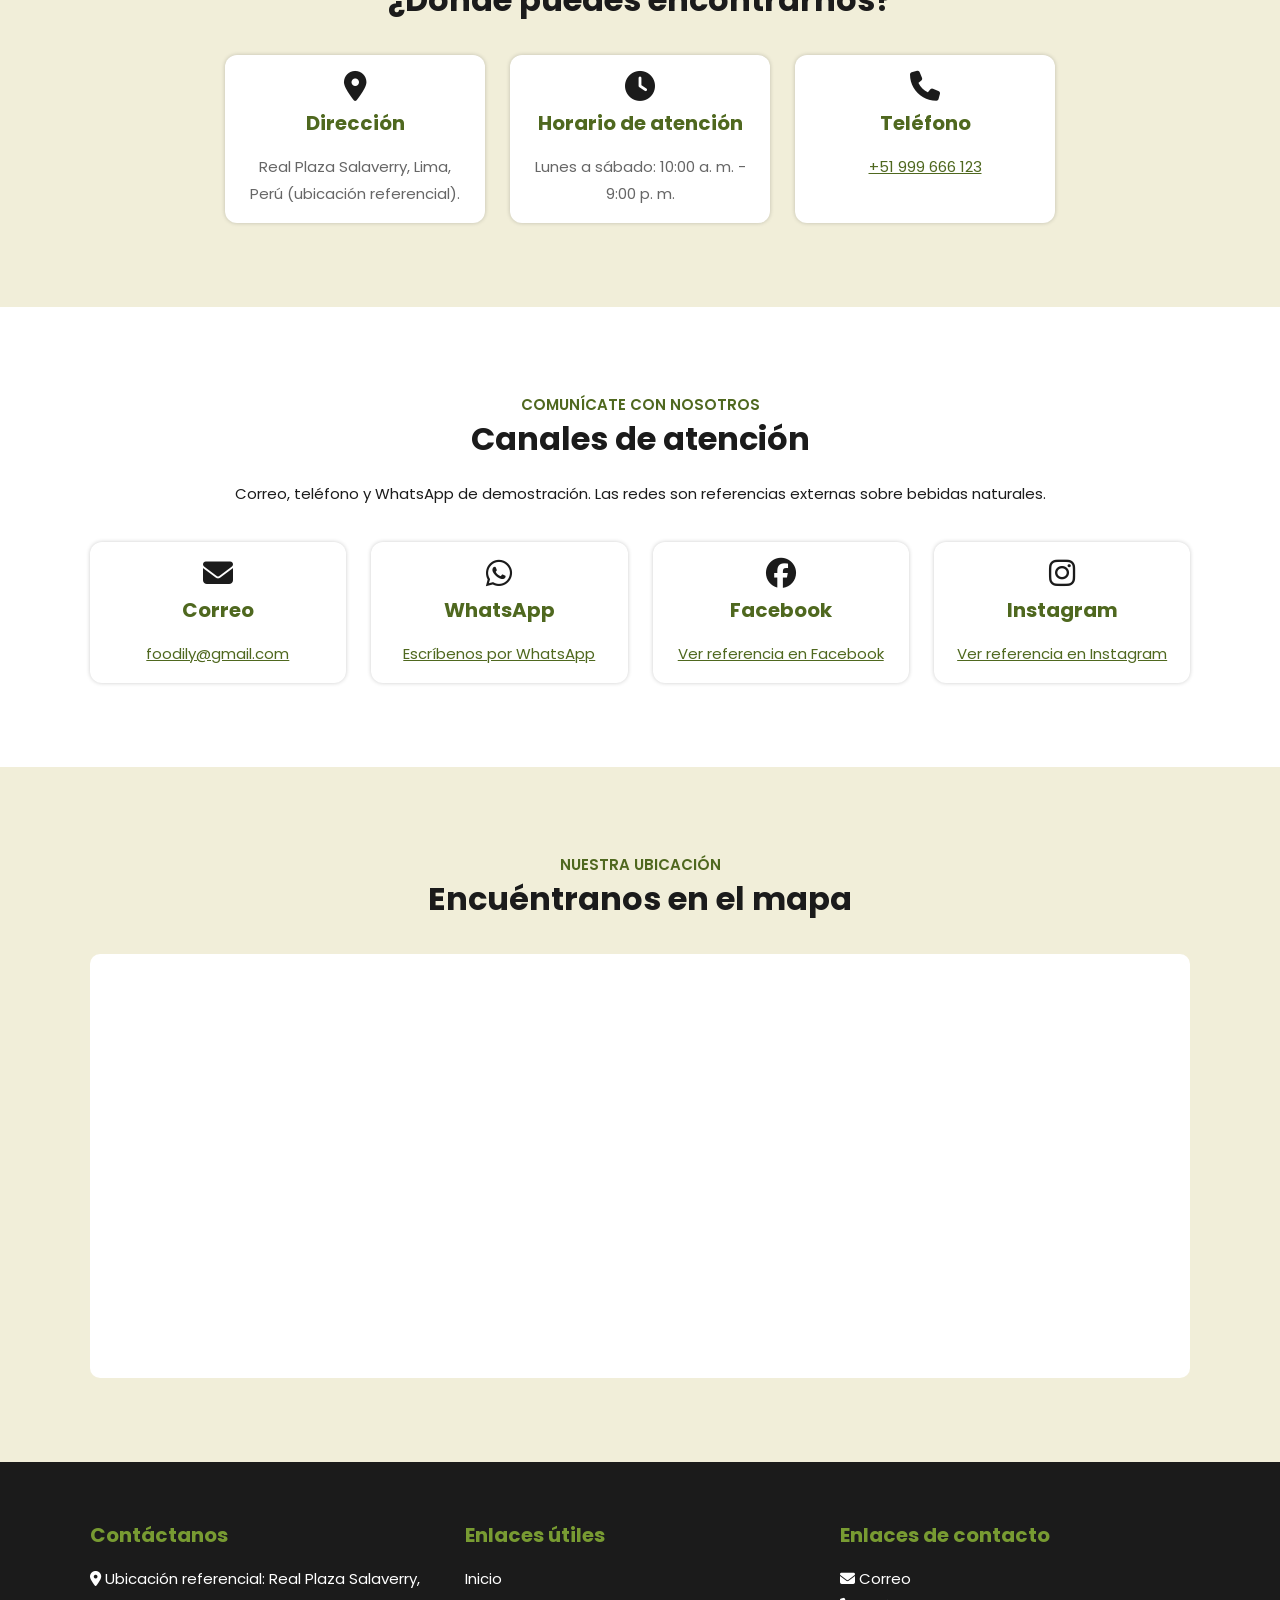
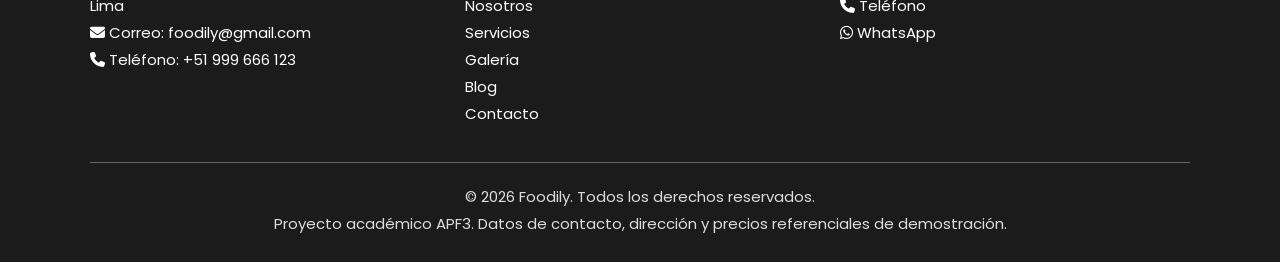
<file: contacto.html>
<!DOCTYPE html>
<html lang="es">

<head>
    <meta charset="UTF-8">
    <meta name="viewport" content="width=device-width, initial-scale=1.0">

    <title>Contacto - Foodily</title>

    <!-- Favicon -->
    <link rel="icon" href="favicon.ico" type="image/x-icon">

    <!-- Google Fonts -->
    <link rel="preconnect" href="https://fonts.googleapis.com">
    <link rel="preconnect" href="https://fonts.gstatic.com" crossorigin>
    <link href="https://fonts.googleapis.com/css2?family=Caveat:wght@400;600&family=Poppins:ital,wght@0,300;0,400;0,600;0,700;1,400&display=swap" rel="stylesheet">

    <!-- FontAwesome -->
    <link rel="stylesheet" href="https://cdnjs.cloudflare.com/ajax/libs/font-awesome/6.5.1/css/all.min.css">

    <!-- CSS principal -->
    <link rel="stylesheet" href="assets/css/styles.css">
</head>

<body>

    <!-- BARRA SUPERIOR -->
    <header id="top-bar">
   <div class="container">
    <div class="top-bar-flex">
     <div class="top-contacto">
      <a href="mailto:foodily@gmail.com?subject=Consulta%20Foodily">
       <i class="fa-solid fa-envelope">
       </i>
       foodily@gmail.com
      </a>
      <a href="tel:+51999666123">
       <i class="fa-solid fa-phone">
       </i>
       (+51) 999 666 123
      </a>
     </div>
     <!-- Redes sociales, se abren en otra pestaña para no salir de la pagina -->
     <div class="top-rs">
      <a aria-label="Facebook · referencia externa" href="https://www.facebook.com/batidosnaturales/" rel="noopener noreferrer" target="_blank">
       <i class="fa-brands fa-facebook"></i>
      </a>
      <a aria-label="Instagram · referencia externa" href="https://www.instagram.com/batidosnaturales/" rel="noopener noreferrer" target="_blank">
       <i class="fa-brands fa-instagram"></i>
      </a>
      <a aria-label="WhatsApp" href="https://wa.me/51999666123?text=Hola%2C%20quisiera%20consultar%20por%20las%20bebidas%20de%20Foodily." rel="noopener noreferrer" target="_blank">
       <i class="fa-brands fa-whatsapp"></i>
      </a>
     </div>
    </div>
   </div>
  </header>

    <!-- CABECERA Y NAVEGACIÓN -->
    <header id="cabecera" class="padding-xs">
    <div class="container nav-bar">
        <a class="logo-ancho" href="index.html">
            <img class="img-fluid" src="assets/img/logo.png" alt="Foodily · Inicio">
        </a>
        <button class="nav-menu-toggle" type="button" aria-label="Abrir menú de navegación"
                aria-controls="nav-menu" aria-expanded="false">
            <i class="fa-solid fa-bars" aria-hidden="true"></i>
            <span>Menú</span>
        </button>
        <nav class="nav-menu" id="nav-menu" aria-label="Navegación principal">
          <ul>
            <li><a href="index.html">Inicio</a></li>
            <li><a href="nosotros.html">Nosotros</a></li>
            <li><a href="servicios.html">Servicios</a></li>
            <li><a href="galeria.html">Galería</a></li>
            <li><a href="blog.html">Blog</a></li>
            <li><a href="contacto.html" aria-current="page">Contacto</a></li>
          </ul>
        </nav>
    </div>
</header>

    <!-- CONTENIDO PRINCIPAL -->
    <main id="contenido" tabindex="-1">

        <!-- BANNER DE CONTACTO -->
        <section class="page-title">
            <div class="container hero-content">
                <nav class="breadcrumb" aria-label="Ruta de navegación">
                    <a href="index.html">Inicio</a> <span aria-hidden="true">/</span> <span aria-current="page">Contacto</span>
                </nav>
                <h1>Contáctanos</h1>

                <p>
                    Estamos aquí para atender tus consultas.
                    Comunícate con Foodily y conoce más sobre
                    nuestras bebidas naturales.
                </p>

                <a href="#formulario" class="btn-primary">
                    Escríbenos
                </a>
            </div>
        </section>

        <!-- FORMULARIO DE CONTACTO -->
        <section class="form-section padding-xl" id="formulario">

            <div class="section-title">

                <span class="title-tag">Estamos para ayudarte</span>

                <h2>Envíanos un mensaje</h2>

            </div>

            <p class="form-note">
                Prueba la validación con datos ficticios. El formulario no envía ni guarda tus datos.
            </p>

            <!-- Formulario con validaciones HTML5 -->
            <form id="consulta-foodily" class="contact-form form-flex">

                <div class="form-group form-col-50">

                    <label for="nombre">
                        <i class="fa-solid fa-user"></i>
                        Nombre completo:
                    </label>

                    <input type="text"
                           id="nombre"
                           name="nombre" maxlength="80"
                           class="form-control"
                           placeholder="Ej. Juan Pérez"
                           required>

                </div>

                <div class="form-group form-col-50">

                    <label for="correo">
                        <i class="fa-solid fa-envelope"></i>
                        Correo electrónico:
                    </label>

                    <input type="email"
                           id="correo"
                           name="correo" maxlength="120"
                           class="form-control"
                           placeholder="ejemplo@correo.com"
                           required>

                </div>

                <div class="form-group form-col-50">

                    <label for="telefono">
                        <i class="fa-solid fa-phone"></i>
                        Teléfono celular:
                    </label>

                    <input type="tel"
                           id="telefono"
                           name="telefono" maxlength="9"
                           class="form-control"
                           pattern="[0-9]{9}" inputmode="numeric" title="Ingresa nueve dígitos"
                           placeholder="Ej. 987654321"
                           required>

                </div>

                <div class="form-group form-col-50">

                    <label for="asunto">
                        <i class="fa-solid fa-pen"></i>
                        Asunto:
                    </label>

                    <input type="text"
                           id="asunto"
                           name="asunto" maxlength="100"
                           class="form-control"
                           placeholder="Motivo de tu consulta"
                           required>

                </div>

                <div class="form-group form-col-100">

                    <label for="mensaje">
                        <i class="fa-solid fa-comment"></i>
                        Mensaje:
                    </label>

                    <textarea id="mensaje"
                              name="mensaje" maxlength="500"
                              class="form-control form-noresize"
                              placeholder="Escribe tu consulta aquí..."
                              rows="4"
                              required></textarea>

                </div>

                <div class="form-col-100 form-check">
                    <input type="checkbox" id="acepto-privacidad" name="acepto-privacidad" required>
                    <label for="acepto-privacidad">
                        He leído y acepto la
                        <a href="https://www.gob.pe/institucion/congreso-de-la-republica/normas-legales/243470"
                           target="_blank" rel="noopener noreferrer">Política de Privacidad</a>
                        y el tratamiento de mis datos personales conforme a la Ley N.º 29733.
                    </label>
                </div>

                <button type="submit" class="form-submit">
                    Validar consulta
                </button>

                <p class="form-col-100" id="estado-consulta" role="status"></p>
            </form>

        </section>

        <!-- INFORMACIÓN DE CONTACTO -->
        <section class="services padding-xl">

            <div class="section-title">

                <span class="title-tag">Información</span>

                <h2>¿Dónde puedes encontrarnos?</h2>

            </div>

            <div class="cards-container row">

                <article class="card">

                    <i class="fa-solid fa-location-dot fa-2x"></i>

                    <h3>Dirección</h3>

                    <span>
                        Real Plaza Salaverry, Lima, Perú (ubicación referencial).
                    </span>

                </article>

                <article class="card">

                    <i class="fa-solid fa-clock fa-2x"></i>

                    <h3>Horario de atención</h3>

                    <span>
                        Lunes a sábado: 10:00 a. m. - 9:00 p. m.
                    </span>

                </article>

                <article class="card">

                    <i class="fa-solid fa-phone fa-2x"></i>

                    <h3>Teléfono</h3>
                    <a href="tel:+51999666123">+51 999 666 123</a>

                </article>

            </div>

        </section>

        <!-- CANALES DE COMUNICACIÓN -->
        <section class="about padding-xl">

            <div class="section-title">

                <span class="title-tag">Comunícate con nosotros</span>

                <h2>Canales de atención</h2>
                <p>Correo, teléfono y WhatsApp de demostración. Las redes son referencias externas sobre bebidas naturales.</p>

            </div>

            <div class="cards-container row">
                <article class="card">
                    <i class="fa-solid fa-envelope fa-2x" aria-hidden="true"></i>
                    <h3>Correo</h3>
                    <a href="mailto:foodily@gmail.com?subject=Consulta%20Foodily">foodily@gmail.com</a>
                </article>
                <article class="card">
                    <i class="fa-brands fa-whatsapp fa-2x"></i>

                    <h3>WhatsApp</h3>

                    <span>
                        <a href="https://wa.me/51999666123?text=Hola%2C%20quisiera%20consultar%20por%20las%20bebidas%20de%20Foodily."
                           target="_blank"
                           rel="noopener noreferrer">
                            Escríbenos por WhatsApp
                        </a>
                    </span>

                </article>

                <article class="card">

                    <i class="fa-brands fa-facebook fa-2x"></i>

                    <h3>Facebook</h3>

                    <span>
                        <a href="https://www.facebook.com/batidosnaturales/"
                           target="_blank"
                           rel="noopener noreferrer">
                            Ver referencia en Facebook
                        </a>
                    </span>

                </article>

                <article class="card">

                    <i class="fa-brands fa-instagram fa-2x"></i>

                    <h3>Instagram</h3>

                    <span>
                        <a href="https://www.instagram.com/batidosnaturales/"
                           target="_blank"
                           rel="noopener noreferrer">
                            Ver referencia en Instagram
                        </a>
                    </span>

                </article>

            </div>

        </section>

        <!-- MAPA DE GOOGLE MAPS -->
        <section class="media-section padding-xl">

            <div class="section-title">

                <span class="title-tag">Nuestra ubicación</span>

                <h2>Encuéntranos en el mapa</h2>

            </div>

            <div class="media-container">

                <div class="media-box">

                    <iframe
                        src="https://maps.google.com/maps?q=Real%20Plaza%20Salaverry%20Lima%20Peru&t=&z=15&ie=UTF8&iwloc=&output=embed"
                        title="Mapa de ubicación referencial de Foodily en Real Plaza Salaverry"
                        class="mapa-fluid"
                        loading="lazy">
                    </iframe>

                </div>

            </div>

        </section>

    </main>

    <!-- FOOTER -->
    <footer class="footer">
   <div class="footer-container footer-bar row">
    <div class="footer-col">
     <h3>
      Cont&aacute;ctanos
     </h3>
     <p>
      <i class="fa-solid fa-location-dot">
      </i>
      Ubicación referencial: Real Plaza Salaverry, Lima
     </p>
     <p>
      <i class="fa-solid fa-envelope">
      </i>
      Correo:
      <a href="mailto:foodily@gmail.com?subject=Consulta%20Foodily">
       foodily@gmail.com
      </a>
     </p>
     <p>
      <i class="fa-solid fa-phone">
      </i>
      Tel&eacute;fono:
      <a href="tel:+51999666123">
       +51 999 666 123
      </a>
     </p>
    </div>
    <div class="footer-col">
     <h3>
      Enlaces &uacute;tiles
     </h3>
     <ul>
            <li><a href="index.html">Inicio</a></li>
            <li><a href="nosotros.html">Nosotros</a></li>
            <li><a href="servicios.html">Servicios</a></li>
            <li><a href="galeria.html">Galería</a></li>
            <li><a href="blog.html">Blog</a></li>
            <li><a href="contacto.html">Contacto</a></li>
     </ul>
    </div>
    <div class="footer-col">
     <h3>
      Enlaces de contacto
     </h3>
     <div class="footer-socials">
      <a href="mailto:foodily@gmail.com?subject=Consulta%20Foodily">
       <i class="fa-solid fa-envelope">
       </i>
       Correo
      </a>
      <br/>
      <a href="tel:+51999666123">
       <i class="fa-solid fa-phone">
       </i>
       Tel&eacute;fono
      </a>
      <br/>
      <a href="https://wa.me/51999666123?text=Hola%2C%20quisiera%20consultar%20por%20las%20bebidas%20de%20Foodily." rel="noopener noreferrer" target="_blank">
       <i class="fa-brands fa-whatsapp">
       </i>
       WhatsApp
      </a>
     </div>
    </div>
   </div>
   <div class="footer-bottom">
    <p>
     &copy; 2026 Foodily. Todos los derechos reservados.
    </p>
    <p>
    Proyecto académico APF3. Datos de contacto, dirección y precios referenciales de demostración.
    </p>
   </div>
  </footer>

<!-- Boton fijo para volver al inicio -->
  <button type="button" class="scroll-up" aria-label="Ir arriba" title="Ir arriba" hidden>
      <span aria-hidden="true">↑</span>
  </button>

<!-- JavaScript principal -->
<script src="assets/js/main.js"></script>

</body>
</html>
</file>
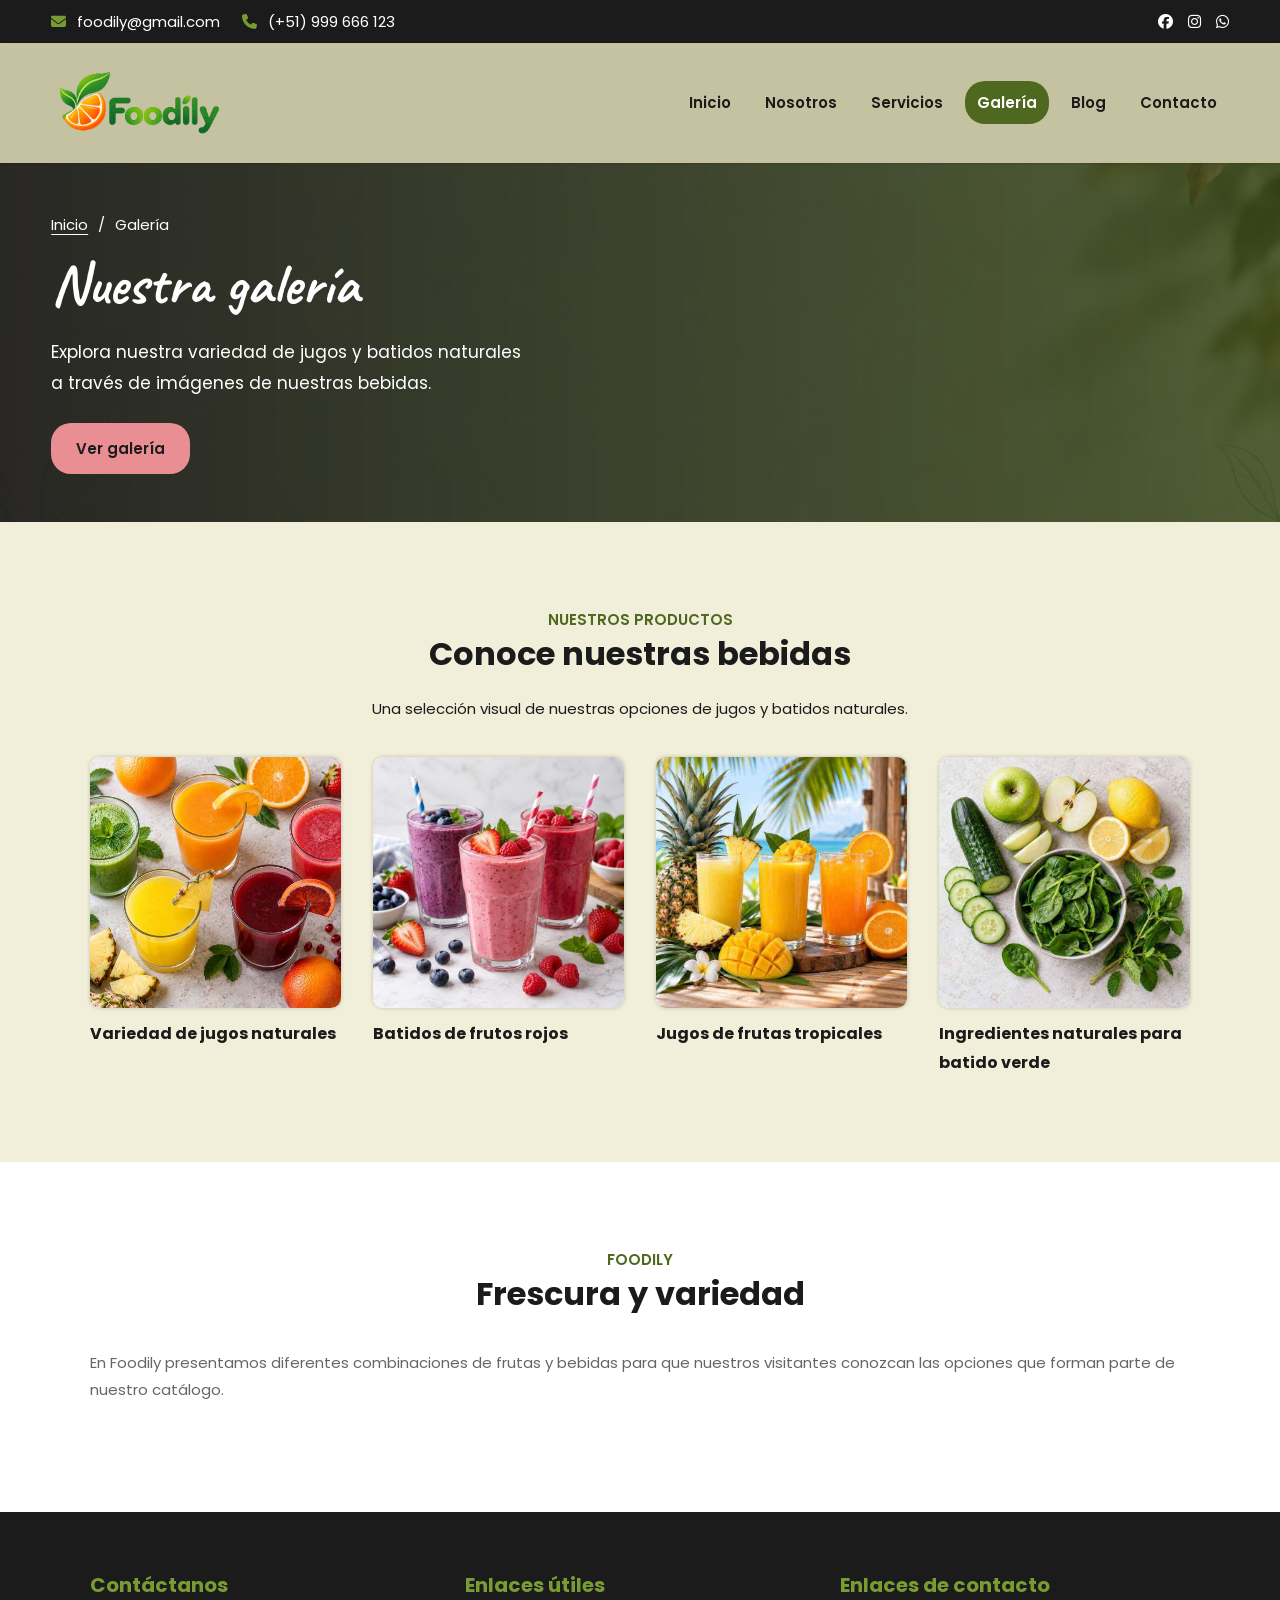
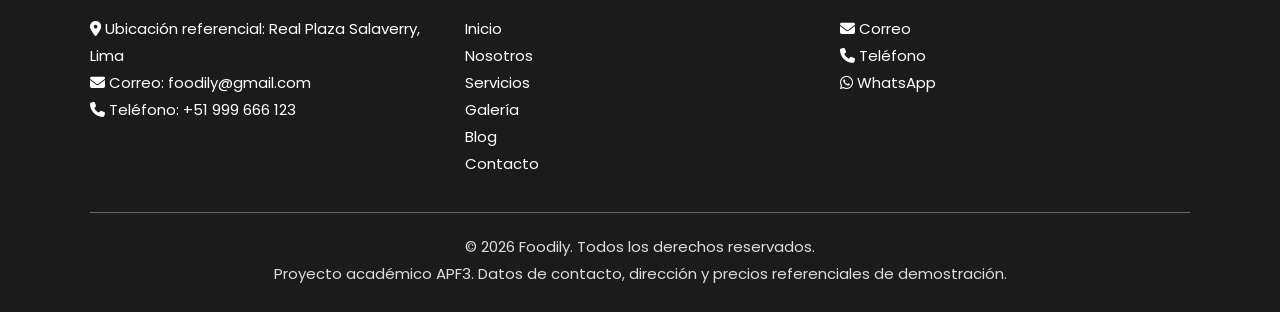
<file: galeria.html>
<!DOCTYPE html>
<html lang="es">

<head>
    <meta charset="UTF-8">
    <meta name="viewport" content="width=device-width, initial-scale=1.0">

    <title>Galería - Foodily</title>

    <!-- Favicon -->
    <link rel="icon" href="favicon.ico" type="image/x-icon">

    <!-- Google Fonts -->
    <link rel="preconnect" href="https://fonts.googleapis.com">
    <link rel="preconnect" href="https://fonts.gstatic.com" crossorigin>
    <link href="https://fonts.googleapis.com/css2?family=Caveat:wght@400;600&family=Poppins:ital,wght@0,300;0,400;0,600;0,700;1,400&display=swap" rel="stylesheet">

    <!-- FontAwesome -->
    <link rel="stylesheet" href="https://cdnjs.cloudflare.com/ajax/libs/font-awesome/6.5.1/css/all.min.css">

    <!-- CSS principal -->
    <link rel="stylesheet" href="assets/css/styles.css">
</head>

<body>

    <!-- BARRA SUPERIOR -->
    <header id="top-bar">
   <div class="container">
    <div class="top-bar-flex">
     <div class="top-contacto">
      <a href="mailto:foodily@gmail.com?subject=Consulta%20Foodily">
       <i class="fa-solid fa-envelope">
       </i>
       foodily@gmail.com
      </a>
      <a href="tel:+51999666123">
       <i class="fa-solid fa-phone">
       </i>
       (+51) 999 666 123
      </a>
     </div>
     <!-- Redes sociales, se abren en otra pestaña para no salir de la pagina -->
     <div class="top-rs">
      <a aria-label="Facebook · referencia externa" href="https://www.facebook.com/batidosnaturales/" rel="noopener noreferrer" target="_blank">
       <i class="fa-brands fa-facebook"></i>
      </a>
      <a aria-label="Instagram · referencia externa" href="https://www.instagram.com/batidosnaturales/" rel="noopener noreferrer" target="_blank">
       <i class="fa-brands fa-instagram"></i>
      </a>
      <a aria-label="WhatsApp" href="https://wa.me/51999666123" rel="noopener noreferrer" target="_blank">
       <i class="fa-brands fa-whatsapp"></i>
      </a>
     </div>
    </div>
   </div>
  </header>

    <!-- CABECERA Y NAVEGACIÓN -->
    <header id="cabecera" class="padding-xs">
    <div class="container nav-bar">
        <a class="logo-ancho" href="index.html">
            <img class="img-fluid" src="assets/img/logo.png" alt="Foodily · Inicio">
        </a>
        <button class="nav-menu-toggle" type="button" aria-label="Abrir menú de navegación"
                aria-controls="nav-menu" aria-expanded="false">
            <i class="fa-solid fa-bars" aria-hidden="true"></i>
            <span>Menú</span>
        </button>
        <nav class="nav-menu" id="nav-menu" aria-label="Navegación principal">
          <ul>
            <li><a href="index.html">Inicio</a></li>
            <li><a href="nosotros.html">Nosotros</a></li>
            <li><a href="servicios.html">Servicios</a></li>
            <li><a href="galeria.html" aria-current="page">Galería</a></li>
            <li><a href="blog.html">Blog</a></li>
            <li><a href="contacto.html">Contacto</a></li>
          </ul>
        </nav>
    </div>
</header>

    <!-- CONTENIDO PRINCIPAL -->
    <main id="contenido" tabindex="-1">

        <!-- BANNER DE GALERÍA -->
        <section class="page-title">
            <div class="container hero-content">
                <nav class="breadcrumb" aria-label="Ruta de navegación">
                    <a href="index.html">Inicio</a> <span aria-hidden="true">/</span> <span aria-current="page">Galería</span>
                </nav>
                <h1>Nuestra galería</h1>

                <p>
                    Explora nuestra variedad de jugos y batidos
                    naturales a través de imágenes de nuestras bebidas.
                </p>

                <a href="#galeria" class="btn-primary">
                    Ver galería
                </a>
            </div>
        </section>

        <!-- GALERÍA DE IMÁGENES -->
        <section class="gallery padding-xl" id="galeria">

            <div class="section-title">
                <span class="title-tag">Nuestros productos</span>
                <h2>Conoce nuestras bebidas</h2>

                <p>
                    Una selección visual de nuestras opciones
                    de jugos y batidos naturales.
                </p>
            </div>

            <div class="gallery-container">

                <article class="gallery-card">
                    <button type="button" class="gallery-item abrir-foto" aria-label="Ampliar: Variedad de jugos naturales">
                        <img src="assets/img/gallery-1.jpg"
                         alt="Variedad de jugos naturales"
                         class="img-fluid">
                    </button>
                    <h3>Variedad de jugos naturales</h3>
                </article>

                <article class="gallery-card">
                    <button type="button" class="gallery-item abrir-foto" aria-label="Ampliar: Batidos de frutos rojos">
                        <img src="assets/img/gallery-2.jpg"
                         alt="Batidos de frutos rojos"
                         class="img-fluid">
                    </button>
                    <h3>Batidos de frutos rojos</h3>
                </article>

                <article class="gallery-card">
                    <button type="button" class="gallery-item abrir-foto" aria-label="Ampliar: Jugos de frutas tropicales">
                        <img src="assets/img/gallery-3.jpg"
                         alt="Jugos de frutas tropicales"
                         class="img-fluid">
                    </button>
                    <h3>Jugos de frutas tropicales</h3>
                </article>

                <article class="gallery-card">
                    <button type="button" class="gallery-item abrir-foto" aria-label="Ampliar: Ingredientes naturales para batido verde">
                        <img src="assets/img/gallery-4.jpg"
                         alt="Ingredientes naturales para batido verde"
                         class="img-fluid">
                    </button>
                    <h3>Ingredientes naturales para batido verde</h3>
                </article>

            </div>

        </section>

        <!-- MENSAJE FINAL -->
        <section class="about padding-xl">

            <div class="section-title">
                <span class="title-tag">Foodily</span>
                <h2>Frescura y variedad</h2>
            </div>

            <div class="about-text">
                <p>
                    En Foodily presentamos diferentes combinaciones
                    de frutas y bebidas para que nuestros visitantes
                    conozcan las opciones que forman parte de nuestro catálogo.
                </p>
            </div>

        </section>

        <dialog id="visor-fotos" aria-labelledby="visor-titulo">
            <h2 id="visor-titulo">Foto ampliada</h2>
            <img id="visor-imagen" src="assets/img/gallery-1.jpg" alt="">
            <form method="dialog">
                <button class="btn-primary" autofocus>Cerrar imagen</button>
            </form>
        </dialog>
    </main>

    <!-- FOOTER -->
    <footer class="footer">
   <div class="footer-container footer-bar row">
    <div class="footer-col">
     <h3>
      Cont&aacute;ctanos
     </h3>
     <p>
      <i class="fa-solid fa-location-dot">
      </i>
      Ubicación referencial: Real Plaza Salaverry, Lima
     </p>
     <p>
      <i class="fa-solid fa-envelope">
      </i>
      Correo:
      <a href="mailto:foodily@gmail.com?subject=Consulta%20Foodily">
       foodily@gmail.com
      </a>
     </p>
     <p>
      <i class="fa-solid fa-phone">
      </i>
      Tel&eacute;fono:
      <a href="tel:+51999666123">
       +51 999 666 123
      </a>
     </p>
    </div>
    <div class="footer-col">
     <h3>
      Enlaces &uacute;tiles
     </h3>
     <ul>
            <li><a href="index.html">Inicio</a></li>
            <li><a href="nosotros.html">Nosotros</a></li>
            <li><a href="servicios.html">Servicios</a></li>
            <li><a href="galeria.html">Galería</a></li>
            <li><a href="blog.html">Blog</a></li>
            <li><a href="contacto.html">Contacto</a></li>
     </ul>
    </div>
    <div class="footer-col">
     <h3>
      Enlaces de contacto
     </h3>
     <div class="footer-socials">
      <a href="mailto:foodily@gmail.com?subject=Consulta%20Foodily">
       <i class="fa-solid fa-envelope">
       </i>
       Correo
      </a>
      <br/>
      <a href="tel:+51999666123">
       <i class="fa-solid fa-phone">
       </i>
       Tel&eacute;fono
      </a>
      <br/>
      <a href="https://wa.me/51999666123" rel="noopener noreferrer" target="_blank">
       <i class="fa-brands fa-whatsapp">
       </i>
       WhatsApp
      </a>
     </div>
    </div>
   </div>
   <div class="footer-bottom">
    <p>
     &copy; 2026 Foodily. Todos los derechos reservados.
    </p>
    <p>
    Proyecto académico APF3. Datos de contacto, dirección y precios referenciales de demostración.
    </p>
   </div>
  </footer>

<!-- Boton fijo para volver al inicio -->
  <button type="button" class="scroll-up" aria-label="Ir arriba" title="Ir arriba" hidden>
      <span aria-hidden="true">↑</span>
  </button>

<!-- JavaScript principal -->
<script src="assets/js/main.js"></script>

</body>
</html>
</file>
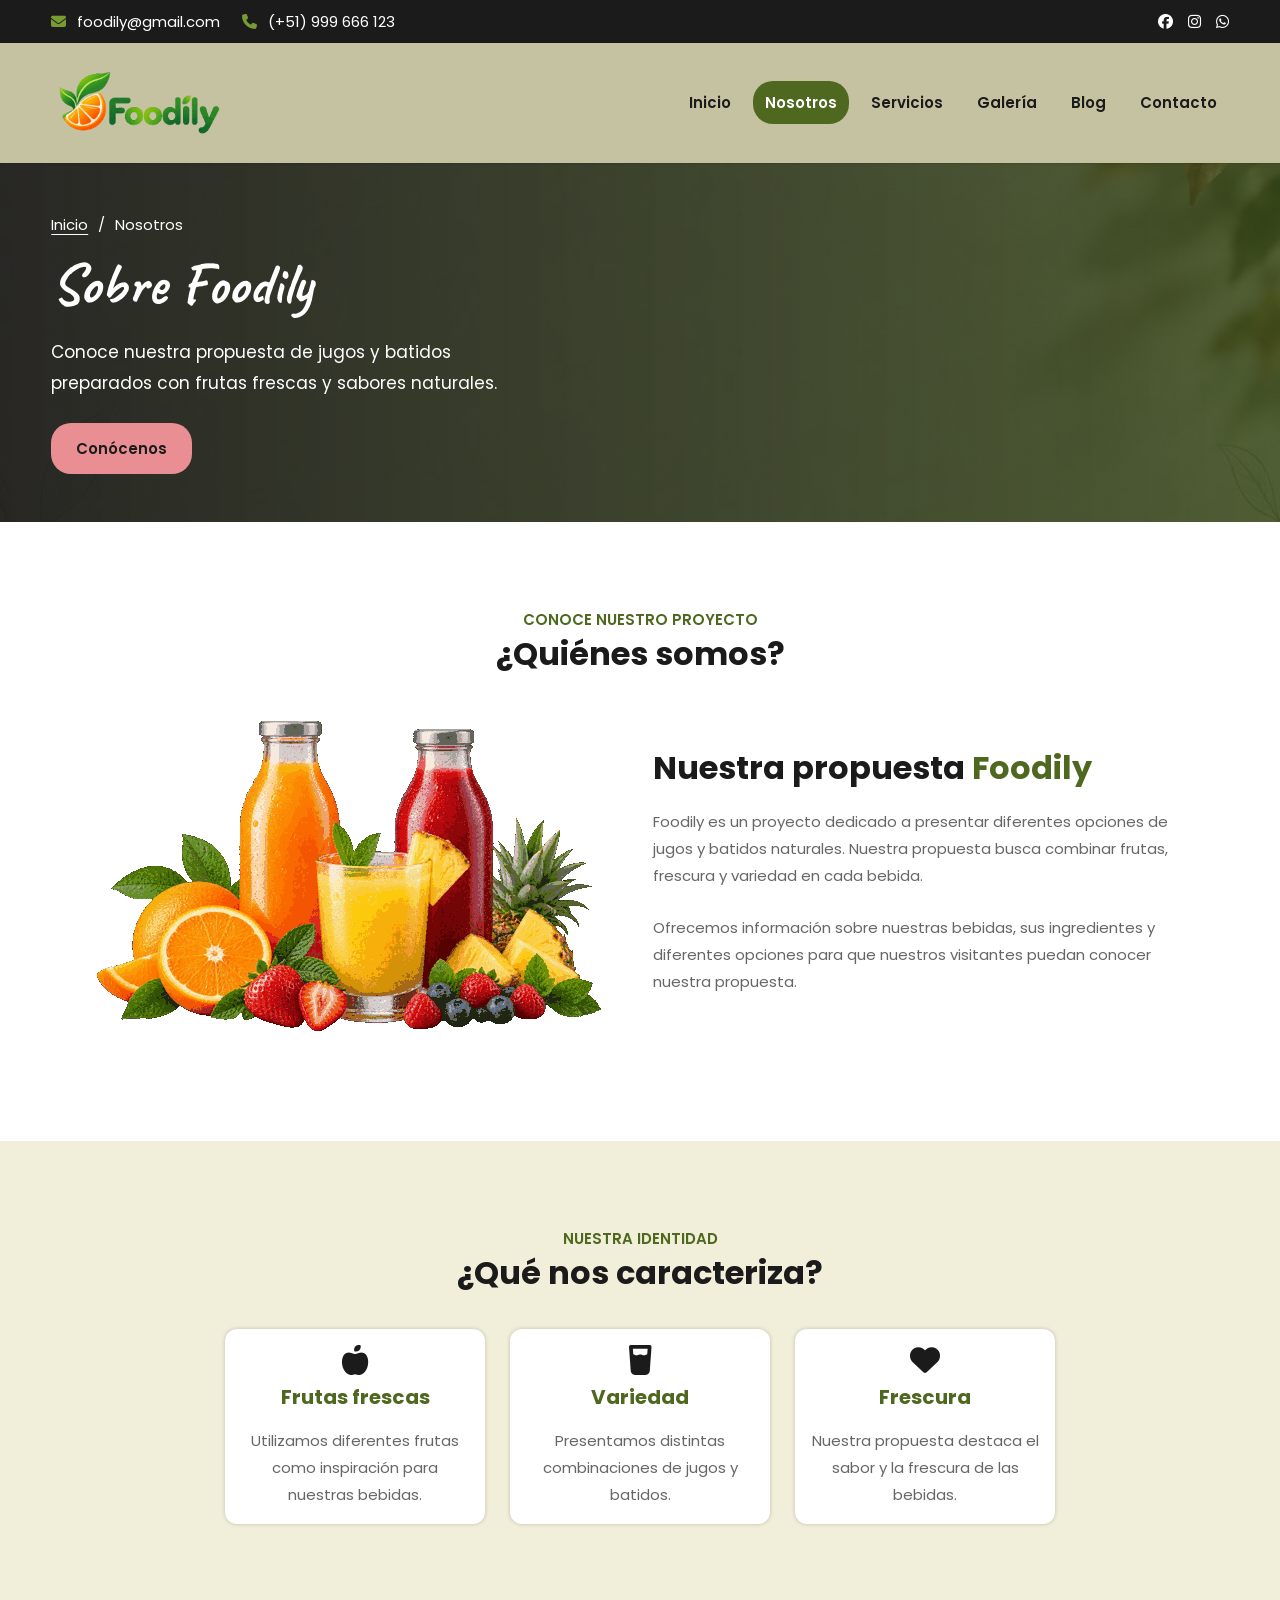
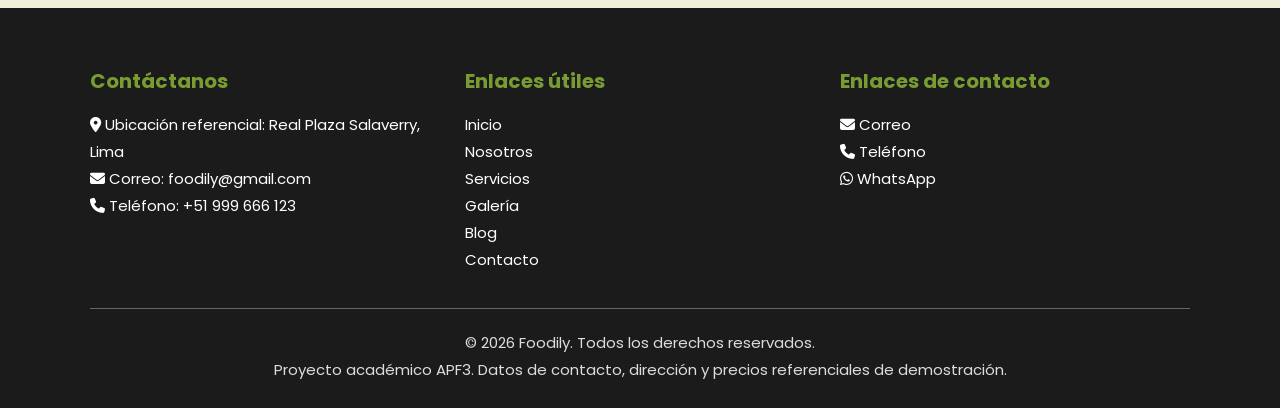
<file: nosotros.html>
<!DOCTYPE html>
<html lang="es">

<head>
    <meta charset="UTF-8">
    <meta name="viewport" content="width=device-width, initial-scale=1.0">

    <title>Nosotros - Foodily</title>

    <!-- Favicon -->
    <link rel="icon" href="favicon.ico" type="image/x-icon">

    <!-- Google Fonts -->
    <link rel="preconnect" href="https://fonts.googleapis.com">
    <link rel="preconnect" href="https://fonts.gstatic.com" crossorigin>
    <link href="https://fonts.googleapis.com/css2?family=Caveat:wght@400;600&family=Poppins:ital,wght@0,300;0,400;0,600;0,700;1,400&display=swap" rel="stylesheet">

    <!-- FontAwesome -->
    <link rel="stylesheet" href="https://cdnjs.cloudflare.com/ajax/libs/font-awesome/6.5.1/css/all.min.css">

    <!-- CSS principal -->
    <link rel="stylesheet" href="assets/css/styles.css">
</head>

<body>

    <!-- BARRA SUPERIOR -->
    <header id="top-bar">
   <div class="container">
    <div class="top-bar-flex">
     <div class="top-contacto">
      <a href="mailto:foodily@gmail.com?subject=Consulta%20Foodily">
       <i class="fa-solid fa-envelope">
       </i>
       foodily@gmail.com
      </a>
      <a href="tel:+51999666123">
       <i class="fa-solid fa-phone">
       </i>
       (+51) 999 666 123
      </a>
     </div>
     <!-- Redes sociales, se abren en otra pestaña para no salir de la pagina -->
     <div class="top-rs">
      <a aria-label="Facebook · referencia externa" href="https://www.facebook.com/batidosnaturales/" rel="noopener noreferrer" target="_blank">
       <i class="fa-brands fa-facebook"></i>
      </a>
      <a aria-label="Instagram · referencia externa" href="https://www.instagram.com/batidosnaturales/" rel="noopener noreferrer" target="_blank">
       <i class="fa-brands fa-instagram"></i>
      </a>
      <a aria-label="WhatsApp" href="https://wa.me/51999666123" rel="noopener noreferrer" target="_blank">
       <i class="fa-brands fa-whatsapp"></i>
      </a>
     </div>
    </div>
   </div>
  </header>

    <!-- CABECERA Y NAVEGACIÓN -->
    <header id="cabecera" class="padding-xs">
    <div class="container nav-bar">
        <a class="logo-ancho" href="index.html">
            <img class="img-fluid" src="assets/img/logo.png" alt="Foodily · Inicio">
        </a>
        <button class="nav-menu-toggle" type="button" aria-label="Abrir menú de navegación"
                aria-controls="nav-menu" aria-expanded="false">
            <i class="fa-solid fa-bars" aria-hidden="true"></i>
            <span>Menú</span>
        </button>
        <nav class="nav-menu" id="nav-menu" aria-label="Navegación principal">
          <ul>
            <li><a href="index.html">Inicio</a></li>
            <li><a href="nosotros.html" aria-current="page">Nosotros</a></li>
            <li><a href="servicios.html">Servicios</a></li>
            <li><a href="galeria.html">Galería</a></li>
            <li><a href="blog.html">Blog</a></li>
            <li><a href="contacto.html">Contacto</a></li>
          </ul>
        </nav>
    </div>
</header>

    <!-- CONTENIDO PRINCIPAL -->
    <main id="contenido" tabindex="-1">

        <!-- BANNER DE NOSOTROS -->
        <section class="page-title">
            <div class="container hero-content">
                <nav class="breadcrumb" aria-label="Ruta de navegación">
                    <a href="index.html">Inicio</a> <span aria-hidden="true">/</span> <span aria-current="page">Nosotros</span>
                </nav>
                <h1>Sobre Foodily</h1>

                <p>
                    Conoce nuestra propuesta de jugos y batidos
                    preparados con frutas frescas y sabores naturales.
                </p>

                <a href="#historia" class="btn-primary">
                    Conócenos
                </a>
            </div>
        </section>

        <!-- PRESENTACIÓN DE FOODILY -->
        <section class="about padding-xl" id="historia">

            <div class="section-title">
                <span class="title-tag">Conoce nuestro proyecto</span>
                <h2>¿Quiénes somos?</h2>
            </div>

            <div class="about-container row">

                <div class="about-img">
                    <img src="assets/img/juice-about.png"
                         alt="Variedad de bebidas naturales"
                         class="img-fluid">
                </div>

                <div class="about-text">
                    <h2>
                        Nuestra propuesta
                        <span class="highlight">Foodily</span>
                    </h2>

                    <p>
                        Foodily es un proyecto dedicado a presentar
                        diferentes opciones de jugos y batidos naturales.
                        Nuestra propuesta busca combinar frutas,
                        frescura y variedad en cada bebida.
                    </p>

                    <p>
                        Ofrecemos información sobre nuestras bebidas,
                        sus ingredientes y diferentes opciones para
                        que nuestros visitantes puedan conocer
                        nuestra propuesta.
                    </p>
                </div>

            </div>
        </section>

        <!-- NUESTRA IDENTIDAD -->
        <section class="services padding-xl">

            <div class="section-title">
                <span class="title-tag">Nuestra identidad</span>
                <h2>¿Qué nos caracteriza?</h2>
            </div>

            <div class="cards-container row">

                <article class="card">
                    <i class="fa-solid fa-apple-whole fa-2x"></i>
                    <h3>Frutas frescas</h3>
                    <span>
                        Utilizamos diferentes frutas como inspiración
                        para nuestras bebidas.
                    </span>
                </article>

                <article class="card">
                    <i class="fa-solid fa-glass-water fa-2x"></i>
                    <h3>Variedad</h3>
                    <span>
                        Presentamos distintas combinaciones
                        de jugos y batidos.
                    </span>
                </article>

                <article class="card">
                    <i class="fa-solid fa-heart fa-2x"></i>
                    <h3>Frescura</h3>
                    <span>
                        Nuestra propuesta destaca el sabor
                        y la frescura de las bebidas.
                    </span>
                </article>

            </div>

        </section>

    </main>

    <!-- FOOTER -->
    <footer class="footer">
   <div class="footer-container footer-bar row">
    <div class="footer-col">
     <h3>
      Cont&aacute;ctanos
     </h3>
     <p>
      <i class="fa-solid fa-location-dot">
      </i>
      Ubicación referencial: Real Plaza Salaverry, Lima
     </p>
     <p>
      <i class="fa-solid fa-envelope">
      </i>
      Correo:
      <a href="mailto:foodily@gmail.com?subject=Consulta%20Foodily">
       foodily@gmail.com
      </a>
     </p>
     <p>
      <i class="fa-solid fa-phone">
      </i>
      Tel&eacute;fono:
      <a href="tel:+51999666123">
       +51 999 666 123
      </a>
     </p>
    </div>
    <div class="footer-col">
     <h3>
      Enlaces &uacute;tiles
     </h3>
     <ul>
            <li><a href="index.html">Inicio</a></li>
            <li><a href="nosotros.html">Nosotros</a></li>
            <li><a href="servicios.html">Servicios</a></li>
            <li><a href="galeria.html">Galería</a></li>
            <li><a href="blog.html">Blog</a></li>
            <li><a href="contacto.html">Contacto</a></li>
     </ul>
    </div>
    <div class="footer-col">
     <h3>
      Enlaces de contacto
     </h3>
     <div class="footer-socials">
      <a href="mailto:foodily@gmail.com?subject=Consulta%20Foodily">
       <i class="fa-solid fa-envelope">
       </i>
       Correo
      </a>
      <br/>
      <a href="tel:+51999666123">
       <i class="fa-solid fa-phone">
       </i>
       Tel&eacute;fono
      </a>
      <br/>
      <a href="https://wa.me/51999666123" rel="noopener noreferrer" target="_blank">
       <i class="fa-brands fa-whatsapp">
       </i>
       WhatsApp
      </a>
     </div>
    </div>
   </div>
   <div class="footer-bottom">
    <p>
     &copy; 2026 Foodily. Todos los derechos reservados.
    </p>
    <p>
    Proyecto académico APF3. Datos de contacto, dirección y precios referenciales de demostración.
    </p>
   </div>
  </footer>

    <!-- Boton fijo para volver al inicio -->
  <button type="button" class="scroll-up" aria-label="Ir arriba" title="Ir arriba" hidden>
      <span aria-hidden="true">↑</span>
  </button>

<!-- JavaScript principal -->
<script src="assets/js/main.js"></script>

</body>



</html>
</file>
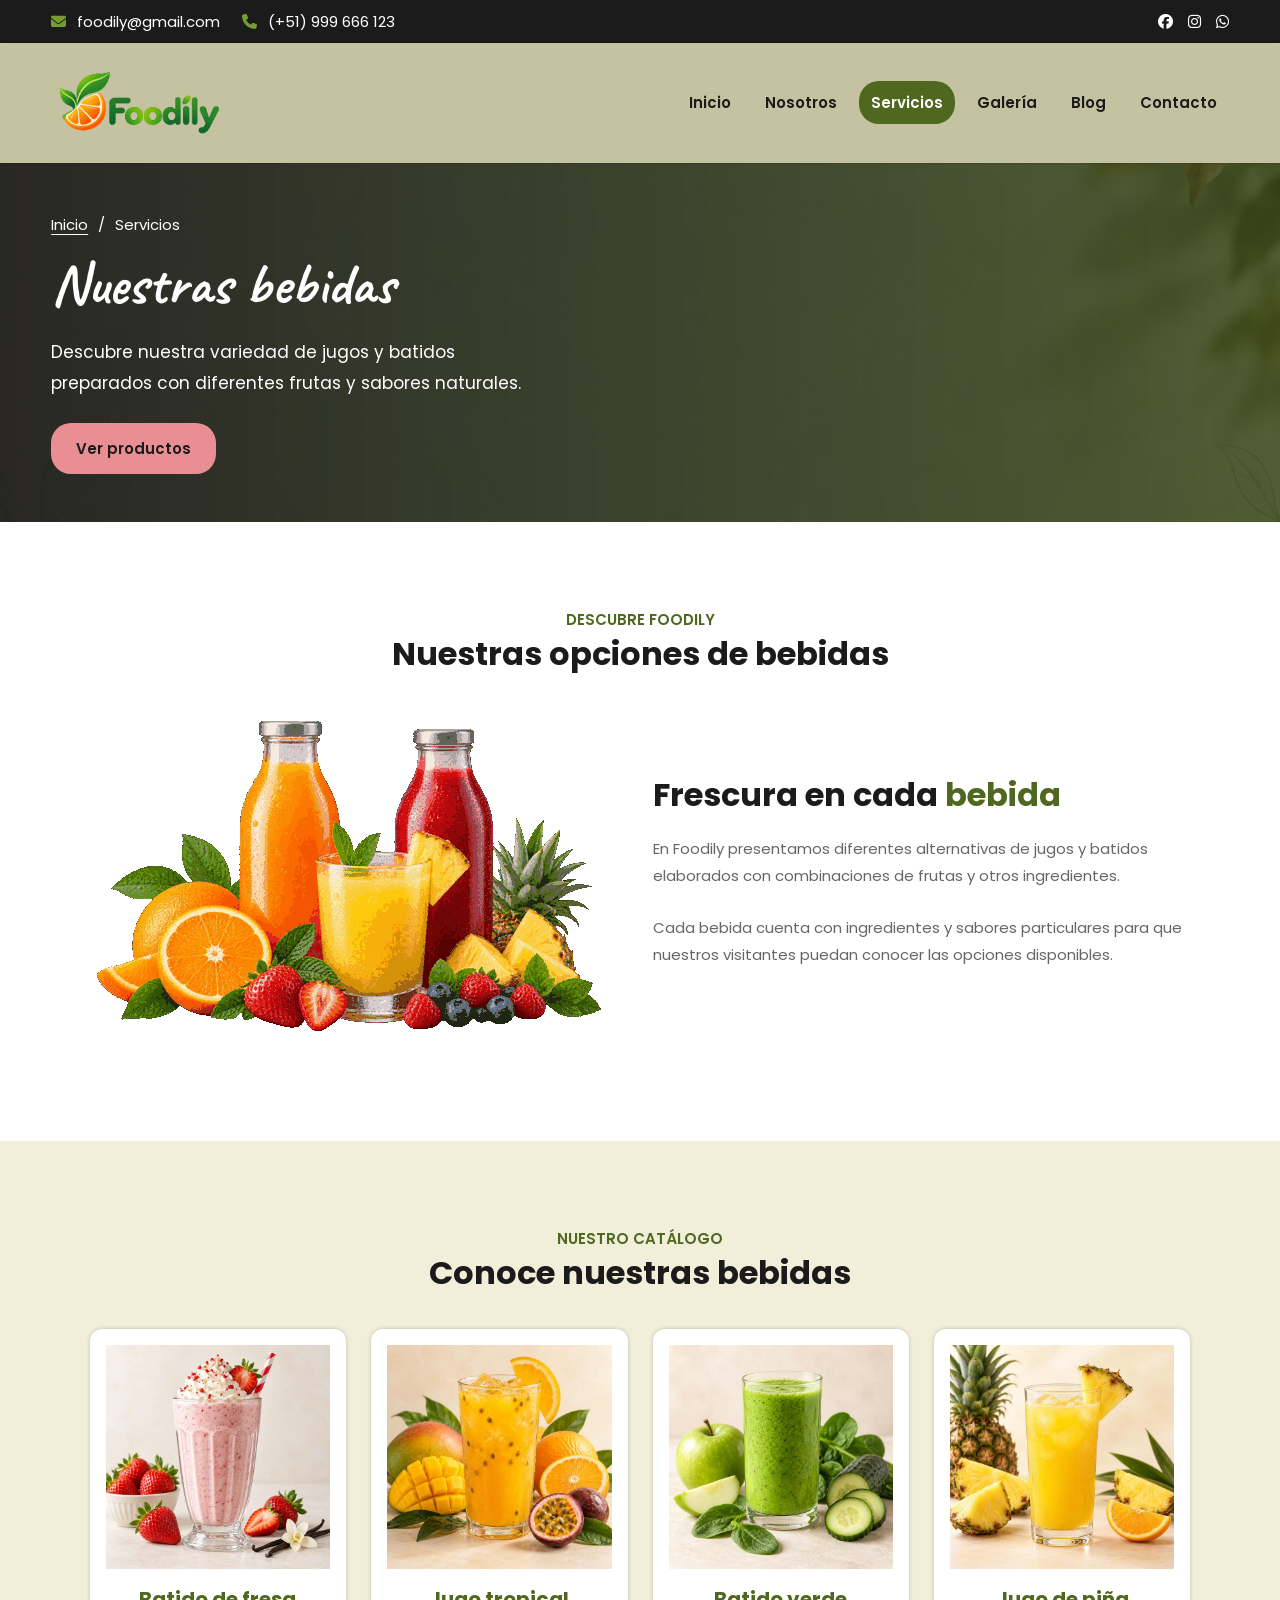
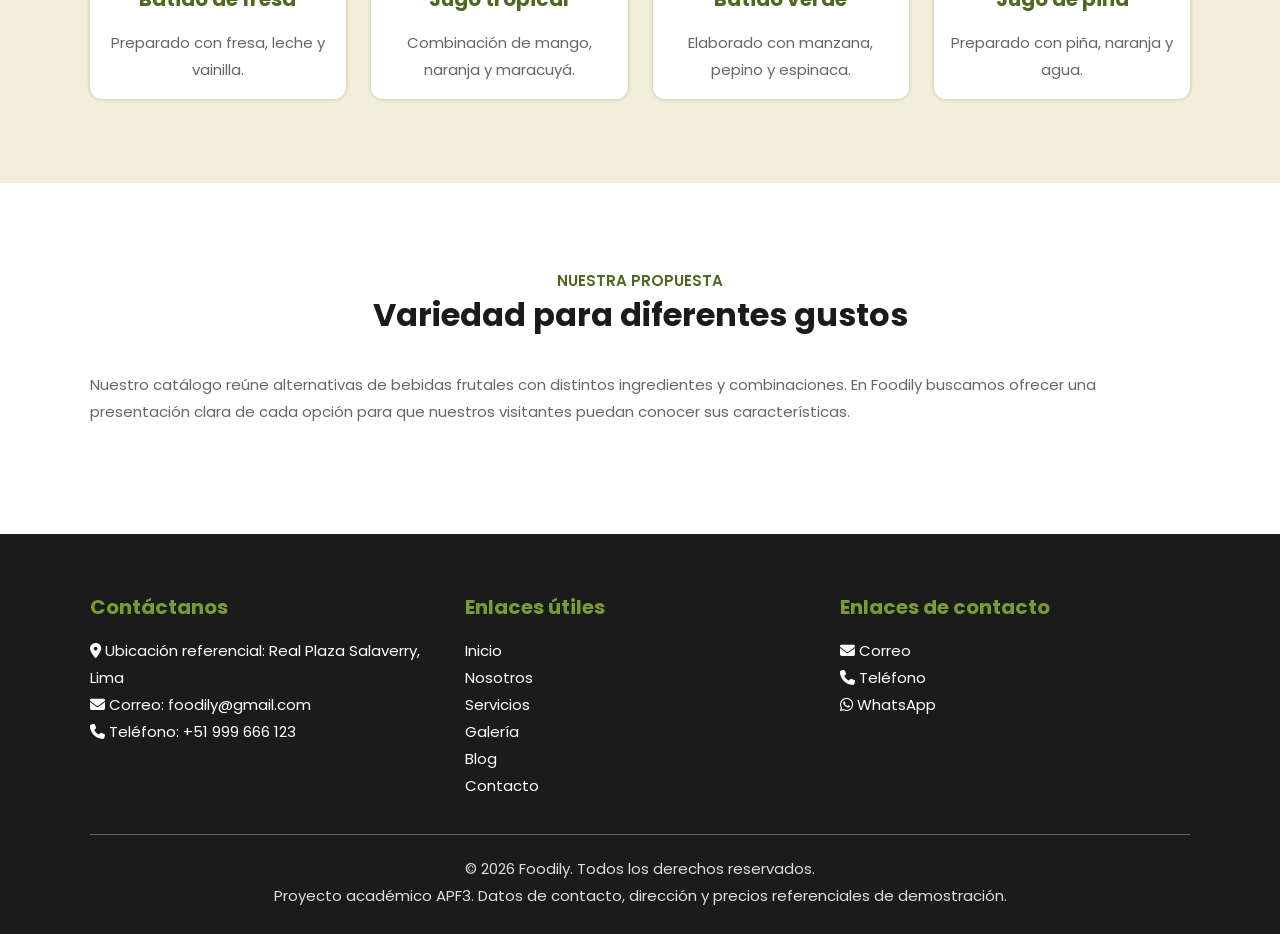
<file: servicios.html>
<!DOCTYPE html>
<html lang="es">

<head>
    <meta charset="UTF-8">
    <meta name="viewport" content="width=device-width, initial-scale=1.0">

    <title>Servicios - Foodily</title>

    <!-- Favicon -->
    <link rel="icon" href="favicon.ico" type="image/x-icon">

    <!-- Google Fonts -->
    <link rel="preconnect" href="https://fonts.googleapis.com">
    <link rel="preconnect" href="https://fonts.gstatic.com" crossorigin>
    <link href="https://fonts.googleapis.com/css2?family=Caveat:wght@400;600&family=Poppins:ital,wght@0,300;0,400;0,600;0,700;1,400&display=swap" rel="stylesheet">

    <!-- FontAwesome -->
    <link rel="stylesheet" href="https://cdnjs.cloudflare.com/ajax/libs/font-awesome/6.5.1/css/all.min.css">

    <!-- CSS principal -->
    <link rel="stylesheet" href="assets/css/styles.css">
</head>

<body>

    <!-- BARRA SUPERIOR -->
    <header id="top-bar">
   <div class="container">
    <div class="top-bar-flex">
     <div class="top-contacto">
      <a href="mailto:foodily@gmail.com?subject=Consulta%20Foodily">
       <i class="fa-solid fa-envelope">
       </i>
       foodily@gmail.com
      </a>
      <a href="tel:+51999666123">
       <i class="fa-solid fa-phone">
       </i>
       (+51) 999 666 123
      </a>
     </div>
     <!-- Redes sociales, se abren en otra pestaña para no salir de la pagina -->
     <div class="top-rs">
      <a aria-label="Facebook · referencia externa" href="https://www.facebook.com/batidosnaturales/" rel="noopener noreferrer" target="_blank">
       <i class="fa-brands fa-facebook"></i>
      </a>
      <a aria-label="Instagram · referencia externa" href="https://www.instagram.com/batidosnaturales/" rel="noopener noreferrer" target="_blank">
       <i class="fa-brands fa-instagram"></i>
      </a>
      <a aria-label="WhatsApp" href="https://wa.me/51999666123" rel="noopener noreferrer" target="_blank">
       <i class="fa-brands fa-whatsapp"></i>
      </a>
     </div>
    </div>
   </div>
  </header>

    <!-- CABECERA Y NAVEGACIÓN -->
    <header id="cabecera" class="padding-xs">
    <div class="container nav-bar">
        <a class="logo-ancho" href="index.html">
            <img class="img-fluid" src="assets/img/logo.png" alt="Foodily · Inicio">
        </a>
        <button class="nav-menu-toggle" type="button" aria-label="Abrir menú de navegación"
                aria-controls="nav-menu" aria-expanded="false">
            <i class="fa-solid fa-bars" aria-hidden="true"></i>
            <span>Menú</span>
        </button>
        <nav class="nav-menu" id="nav-menu" aria-label="Navegación principal">
          <ul>
            <li><a href="index.html">Inicio</a></li>
            <li><a href="nosotros.html">Nosotros</a></li>
            <li><a href="servicios.html" aria-current="page">Servicios</a></li>
            <li><a href="galeria.html">Galería</a></li>
            <li><a href="blog.html">Blog</a></li>
            <li><a href="contacto.html">Contacto</a></li>
          </ul>
        </nav>
    </div>
</header>

    <!-- CONTENIDO PRINCIPAL -->
    <main id="contenido" tabindex="-1">

        <!-- BANNER DE SERVICIOS -->
        <section class="page-title">
            <div class="container hero-content">
                <nav class="breadcrumb" aria-label="Ruta de navegación">
                    <a href="index.html">Inicio</a> <span aria-hidden="true">/</span> <span aria-current="page">Servicios</span>
                </nav>
                <h1>Nuestras bebidas</h1>

                <p>
                    Descubre nuestra variedad de jugos y batidos
                    preparados con diferentes frutas y sabores naturales.
                </p>

                <a href="#bebidas" class="btn-primary">
                    Ver productos
                </a>
            </div>
        </section>

        <!-- PRESENTACIÓN DE LOS SERVICIOS -->
        <section class="about padding-xl">

            <div class="section-title">
                <span class="title-tag">Descubre Foodily</span>
                <h2>Nuestras opciones de bebidas</h2>
            </div>

            <div class="about-container row">

                <div class="about-img">
                    <img src="assets/img/juice-about.png"
                         alt="Jugos naturales de diferentes frutas"
                         class="img-fluid">
                </div>

                <div class="about-text">

                    <h2>
                        Frescura en cada
                        <span class="highlight">bebida</span>
                    </h2>

                    <p>
                        En Foodily presentamos diferentes alternativas
                        de jugos y batidos elaborados con combinaciones
                        de frutas y otros ingredientes.
                    </p>

                    <p>
                        Cada bebida cuenta con ingredientes y sabores
                        particulares para que nuestros visitantes
                        puedan conocer las opciones disponibles.
                    </p>

                </div>

            </div>

        </section>

        <!-- TARJETAS DE BEBIDAS -->
        <section class="services padding-xl" id="bebidas">

            <div class="section-title">
                <span class="title-tag">Nuestro catálogo</span>
                <h2>Conoce nuestras bebidas</h2>
            </div>

            <div class="cards-container row">

                <article class="card">
                    <img src="assets/img/beverage-1.jpg"
                         alt="Batido de fresa"
                         class="img-fluid">

                    <h3>Batido de fresa</h3>

                    <span>
                        Preparado con fresa, leche y vainilla.
                    </span>
                </article>

                <article class="card">
                    <img src="assets/img/beverage-2.jpg"
                         alt="Jugo tropical"
                         class="img-fluid">

                    <h3>Jugo tropical</h3>

                    <span>
                        Combinación de mango, naranja y maracuyá.
                    </span>
                </article>

                <article class="card">
                    <img src="assets/img/beverage-3.jpg"
                         alt="Batido verde"
                         class="img-fluid">

                    <h3>Batido verde</h3>

                    <span>
                        Elaborado con manzana, pepino y espinaca.
                    </span>
                </article>

                <article class="card">
                    <img src="assets/img/beverage-4.jpg"
                         alt="Jugo de piña"
                         class="img-fluid">

                    <h3>Jugo de piña</h3>

                    <span>
                        Preparado con piña, naranja y agua.
                    </span>
                </article>

            </div>

        </section>

        <!-- INFORMACIÓN ADICIONAL -->
        <section class="about padding-xl">

            <div class="section-title">
                <span class="title-tag">Nuestra propuesta</span>
                <h2>Variedad para diferentes gustos</h2>
            </div>

            <div class="about-text">
                <p>
                    Nuestro catálogo reúne alternativas de bebidas
                    frutales con distintos ingredientes y combinaciones.
                    En Foodily buscamos ofrecer una presentación clara
                    de cada opción para que nuestros visitantes puedan
                    conocer sus características.
                </p>
            </div>

        </section>

    </main>

    <!-- FOOTER -->
    <footer class="footer">
   <div class="footer-container footer-bar row">
    <div class="footer-col">
     <h3>
      Cont&aacute;ctanos
     </h3>
     <p>
      <i class="fa-solid fa-location-dot">
      </i>
      Ubicación referencial: Real Plaza Salaverry, Lima
     </p>
     <p>
      <i class="fa-solid fa-envelope">
      </i>
      Correo:
      <a href="mailto:foodily@gmail.com?subject=Consulta%20Foodily">
       foodily@gmail.com
      </a>
     </p>
     <p>
      <i class="fa-solid fa-phone">
      </i>
      Tel&eacute;fono:
      <a href="tel:+51999666123">
       +51 999 666 123
      </a>
     </p>
    </div>
    <div class="footer-col">
     <h3>
      Enlaces &uacute;tiles
     </h3>
     <ul>
            <li><a href="index.html">Inicio</a></li>
            <li><a href="nosotros.html">Nosotros</a></li>
            <li><a href="servicios.html">Servicios</a></li>
            <li><a href="galeria.html">Galería</a></li>
            <li><a href="blog.html">Blog</a></li>
            <li><a href="contacto.html">Contacto</a></li>
     </ul>
    </div>
    <div class="footer-col">
     <h3>
      Enlaces de contacto
     </h3>
     <div class="footer-socials">
      <a href="mailto:foodily@gmail.com?subject=Consulta%20Foodily">
       <i class="fa-solid fa-envelope">
       </i>
       Correo
      </a>
      <br/>
      <a href="tel:+51999666123">
       <i class="fa-solid fa-phone">
       </i>
       Tel&eacute;fono
      </a>
      <br/>
      <a href="https://wa.me/51999666123" rel="noopener noreferrer" target="_blank">
       <i class="fa-brands fa-whatsapp">
       </i>
       WhatsApp
      </a>
     </div>
    </div>
   </div>
   <div class="footer-bottom">
    <p>
     &copy; 2026 Foodily. Todos los derechos reservados.
    </p>
    <p>
    Proyecto académico APF3. Datos de contacto, dirección y precios referenciales de demostración.
    </p>
   </div>
  </footer>

<!-- Boton fijo para volver al inicio -->
  <button type="button" class="scroll-up" aria-label="Ir arriba" title="Ir arriba" hidden>
      <span aria-hidden="true">↑</span>
  </button>

<!-- JavaScript principal -->
<script src="assets/js/main.js"></script>
    
</body>
</html>
</file>
<file: assets/css/styles.css>
/* VARIABLES CSS: COLORES Y FUENTES */
/* Si se quiere cambiar un color o una fuente en toda la pagina, basta con cambiarlo aqui */
:root {
    --color-principal: #789b32;
    --color-principal-oscuro: #4f681f;
    --color-secundario: #e98f94;
    --color-fondo: #ffffff;
    --color-fondo-suave: #f1eed9;
    --color-cabecera: #c5c2a1;
    --color-texto: #1b1b1b;
    --color-texto-gris: #666666;
    --color-borde: #cccccc;
    --fuente1: "Poppins", sans-serif;
    --fuente2: "Caveat", cursive;
    --fs-h1: 58px;
    --fs-h2: 32px;
    --fs-h3: 20px;
    --fs-principal: 15px;
}

/* SELECTOR UNIVERSAL: COMO EN EL PROYECTO DE CLASE */
* {
    margin: 0;
    padding: 0;
    box-sizing: border-box;
}

/* SELECTORES DE ETIQUETA */
html {
    scroll-behavior: smooth;
}
body {
    font-family: var(--fuente1);
    font-size: var(--fs-principal);
    line-height: 1.8;
    color: var(--color-texto);
    background-color: var(--color-fondo);
}
img, video, iframe {
    display: block;
}
h2 {
    font-size: var(--fs-h2);
    line-height: 1.3;
    margin-bottom: 20px;
}
h3 {
    font-size: var(--fs-h3);
    margin-bottom: 12px;
}

/* SELECTORES DE ID: BARRA SUPERIOR Y CABECERA */
#top-bar {
    background-color: var(--color-texto);
    color: var(--color-fondo);
    padding-top: 8px;
    padding-bottom: 8px;
}
/* sticky deja el menu pegado arriba cuando se baja, z-index lo pone encima de lo demas */
#cabecera {
    background-color: var(--color-cabecera);
    position: sticky;
    top: 0;
    z-index: 1000;
    box-shadow: 0 0 3px 0 rgba(0,0,0,.2);
}

/* SELECTORES DE CLASE: CONTENEDORES Y FLEXBOX */
.container {
    width: 92%;
    max-width: 1200px;
    margin: auto;
}
.padding-xl {
    padding-top: 75px;
    padding-bottom: 75px;
}
.padding-xs {
    padding-top: 16px;
    padding-bottom: 16px;
}
/* Clase que usamos en varias secciones para poner los elementos en fila
   y que pasen abajo con flex-wrap si no hay espacio */
.row {
    display: flex;
    flex-direction: row;
    gap: 25px;
    align-items: center;
    flex-wrap: wrap;
}
.img-fluid {
    width: 100%;
    height: auto;
}
.top-bar-flex {
    display: flex;
    flex-direction: row;
    justify-content: space-between;
    align-items: center;
    gap: 15px;
    flex-wrap: wrap;
}
.top-bar-flex a {
    color: var(--color-fondo);
    text-decoration: none;
    transition: all 0.4s ease-in-out;
}
.top-bar-flex a:hover {
    color: var(--color-principal);
}
.top-contacto, .top-rs {
    display: flex;
    flex-direction: row;
    align-items: center;
    gap: 22px;
    flex-wrap: wrap;
}
.top-contacto i {
    color: var(--color-principal);
    margin-right: 7px;
}
.top-rs {
    gap: 15px;
}
.nav-bar {
    display: flex;
    flex-direction: row;
    justify-content: space-between;
    align-items: center;
    gap: 25px;
    flex-wrap: wrap;
}
.logo-ancho {
    width: 175px;
}
.nav-menu ul {
    list-style: none;
    display: flex;
    flex-direction: row;
    align-items: center;
    gap: 10px;
    flex-wrap: wrap;
}
.nav-menu a {
    display: inline-block;
    color: var(--color-texto);
    text-decoration: none;
    padding: 8px 12px;
    border-radius: 20px;
    font-weight: 600;
    transition: all 0.4s ease-in-out;
}
.nav-menu a:hover {
    color: var(--color-fondo);
    background-color: var(--color-principal-oscuro);
}

/* PORTADA O BANNER PRINCIPAL */
/* position relative para que el separador se ubique respecto al banner */
.hero {
    background-color: var(--color-cabecera);
    background-image: url("../img/hero-background.jpg");
    background-size: cover;
    background-position: center;
    position: relative;
    display: flex;
    flex-direction: row;
    justify-content: space-between;
    align-items: center;
    flex-wrap: wrap;
    gap: 30px;
    padding-left: 7%;
    padding-right: 7%;
    padding-bottom: 90px;
}
.hero-content {
    flex: 1;
    min-width: 260px;
}
.hero-content h1 {
    color: var(--color-fondo);
    font-family: var(--fuente2);
    font-size: var(--fs-h1);
    line-height: 1.1;
    margin-bottom: 22px;
}
.first-letter {
    display: block;
}
.hero-content p {
    color: var(--color-fondo);
    font-size: 17px;
    margin-bottom: 25px;
    max-width: 470px;
}
.hero-image {
    flex: 1;
    min-width: 220px;
    display: flex;
    justify-content: center;
}
.hero-image img {
    max-width: 360px;
    max-height: 420px;
    width: auto;
}
/* Va pegado al borde inferior del banner */
.separador-portada {
    position: absolute;
    bottom: 0;
    left: 0;
    width: 100%;
    height: 60px;
}
/* El boton del banner y el del formulario comparten el mismo estilo */
.btn-primary, .form-submit {
    display: inline-block;
    padding: 12px 25px;
    color: var(--color-texto);
    background-color: var(--color-secundario);
    text-decoration: none;
    font: inherit;
    font-weight: 600;
    border: none;
    border-radius: 20px;
    cursor: pointer;
    transition: all 0.4s ease-in-out;
}
.btn-primary:hover, .form-submit:hover {
    background-color: var(--color-principal);
    color: var(--color-fondo);
}

/* TITULOS Y SECCIONES DE FOODILY */
.section-title {
    text-align: center;
    margin-bottom: 35px;
}
.title-tag {
    display: block;
    text-transform: uppercase;
    color: var(--color-principal-oscuro);
    font-weight: 600;
}
.highlight {
    color: var(--color-principal-oscuro);
}
.about, .recipe-section, .table-section, .testimonials, .form-section {
    background-color: var(--color-fondo);
    padding-left: 7%;
    padding-right: 7%;
}
.services, .gallery, .media-section {
    background-color: var(--color-fondo-suave);
    padding-left: 7%;
    padding-right: 7%;

    }

/* VIDEO DE YOUTUBE RESPONSIVE */
.media-box iframe {
    width: 100%;
    max-width: 100%;
    aspect-ratio: 16 / 9;
    height: auto;
    border: none;
    border-radius: 12px;
}


.about-container {
    justify-content: space-between;
}
.about-img, .about-text {
    flex: 1;
    min-width: 250px;
}
.about-img img {
    max-width: 520px;
}
.about-text p {
    color: var(--color-texto-gris);
    margin-bottom: 25px;
}
/* stretch hace que todas las tarjetas tengan la misma altura */
.cards-container {
    justify-content: center;
    align-items: stretch;
}
.card {
    flex: 1;
    min-width: 210px;
    max-width: 260px;
    background-color: var(--color-fondo);
    padding: 16px;
    text-align: center;
    border-radius: 12px;
    box-shadow: 0 0 4px 0 rgba(0,0,0,.2);
    transition: all 0.4s ease-in-out;
}
.card:hover {
    background-color: #fbfbf5;
    box-shadow: 0 0 12px 0 rgba(0,0,0,.2);
}
.card img {
    width: 100%;
    height: auto;
    margin-bottom: 12px;
}
.card h3, .recipe-block h3 {
    color: var(--color-principal-oscuro);
}
.card span {
    color: var(--color-texto-gris);
}

/* TABLA HTML COMO LA TABLA DE TARIFAS DEL PROFESOR */
/* Si la tabla no entra en el ancho aparece una barra para moverla de lado */
.table-container {
    width: 100%;
    overflow-x: auto;
}
.tbl-tarifas {
    width: 100%;
    border-collapse: collapse;
}
.tbl-tarifas th, .tbl-tarifas td {
    border: 1px solid var(--color-borde);
    padding: 13px;
}
.tbl-tarifas thead {
    background-color: var(--color-principal-oscuro);
    color: var(--color-fondo);
    text-transform: uppercase;
}
/* Centramos solo las columnas de tamaño y precio */
.tbl-tarifas tbody tr td:nth-child(2),
.tbl-tarifas tbody tr td:nth-child(4) {
    text-align: center;
}

/* VIDEOS LOCALES Y YOUTUBE */
.media-container {
    align-items: stretch;
    justify-content: center;
}
.media-box {
    flex: 1;
    min-width: 250px;
    background-color: var(--color-fondo);
    padding: 22px;
    border-radius: 10px;
}
/* aspect-ratio mantiene la forma 16:9 de los dos videos sin importar el ancho */
.video-fluid, .media-box iframe {
    width: 100%;
    height: auto;
    aspect-ratio: 16 / 9;
}
.media-box p {
    margin-top: 10px;
}
.media-box a {
    color: var(--color-principal-oscuro);
    text-decoration: none;
}
.media-box a:hover {
    text-decoration: underline;
}

/* RECETA CON COLUMNAS FLEXIBLES */
.recipe-container {
    justify-content: center;
}
.recipe-column {
    flex: 1;
    min-width: 220px;
}
/* Cada ingrediente tiene la imagen a la izquierda y el texto a la derecha */
.recipe-block {
    display: flex;
    flex-direction: row;
    align-items: center;
    gap: 15px;
    background-color: var(--color-fondo-suave);
    padding: 12px;
    margin-bottom: 15px;
    border-radius: 10px;
}
.recipe-block img {
    width: 60px;
    height: 60px;
}
.recipe-block p {
    color: var(--color-texto-gris);
}
.recipe-center-image {
    flex: 1;
    min-width: 180px;
    display: flex;
    justify-content: center;
}
.recipe-center-image img {
    max-width: 250px;
}


/* GALERIA DE IMAGENES CON CSS GRID */

.gallery-container {
    display: grid;
    grid-template-columns: repeat(4, minmax(0, 1fr));
    gap: 25px;
    align-items: stretch;
}

.gallery-item {
    width: 100%;
    min-width: 0;
    max-width: none;
    aspect-ratio: 1 / 1;
    overflow: hidden;
    background-color: var(--color-fondo);
    padding: 0;
    border-radius: 10px;
    box-shadow: 0 0 4px 0 rgba(0,0,0,.2);
    transition: all 0.4s ease-in-out;
}

.gallery-item:hover {
    box-shadow: 0 0 12px 0 rgba(0,0,0,.2);
}
.gallery-item img {
    display: block;
    width: 100%;
    height: 100%;
    object-fit: cover;
}

/* TESTIMONIO */
.testimonial-card {
    background-color: var(--color-fondo-suave);
    max-width: 650px;
    margin: auto;
    padding: 25px;
    text-align: center;
}
.testimonial-card cite {
    color: var(--color-principal-oscuro);
    font-weight: 600;
}

/* FORMULARIO: MISMAS CLASES Y PROPIEDADES DEL PROFESOR */
.form-note {
    max-width: 650px;
    margin: 0 auto 22px;
    text-align: center;
    color: var(--color-texto-gris);
}
.contact-form {
    max-width: 650px;
    margin: auto;
    padding: 30px;
    background-color: var(--color-fondo-suave);
}
.form-flex {
    display: flex;
    flex-direction: row;
    flex-wrap: wrap;
    gap: 18px;
}
.form-col-100 {
    flex: 100%;
}
.form-group label {
    display: block;
    margin-bottom: 5px;
}
/* Los campos solo llevan una linea abajo en lugar del borde completo */
.form-control {
    font: inherit;
    padding: 10px 5px;
    width: 100%;
    background-color: transparent;
    border: none;
    border-bottom: 1px solid var(--color-borde);
}
.form-submit {
    margin-top: 10px;
}

/* PIE DE PAGINA */
.footer {
    background-color: var(--color-texto);
    color: var(--color-fondo);
    padding: 55px 7% 25px;
}
.footer-container {
    justify-content: space-between;
    align-items: flex-start;
}
.footer-col {
    flex: 1;
    min-width: 210px;
}
.footer-col h3 {
    color: var(--color-principal);
}
.footer-col ul {
    list-style: none;
}
.footer-col a {
    color: var(--color-fondo);
    text-decoration: none;
    transition: all 0.4s ease-in-out;
}
.footer-col a:hover {
    color: var(--color-principal);
}
.footer-bottom {
    text-align: center;
    border-top: 1px solid var(--color-texto-gris);
    margin-top: 35px;
    padding-top: 20px;
    color: #dddddd;
}


/* Navegación, acceso por teclado y anclas bajo la cabecera adhesiva */
html {
    scroll-padding-top: 100px;
}

:focus-visible {
    outline: 3px solid #b03c53;
    outline-offset: 3px;
}

.logo-ancho {
    display: block;
    transition: opacity 0.2s;
}

.logo-ancho:hover {
    opacity: 0.8;
}

.nav-menu a[aria-current="page"] {
    color: var(--color-fondo);
    background-color: var(--color-principal-oscuro);
}

.nav-menu-toggle {
    display: none;
    align-items: center;
    gap: 8px;
    border: 0;
    border-radius: 8px;
    padding: 8px 12px;
    color: var(--color-fondo);
    background-color: var(--color-principal-oscuro);
    font: inherit;
    cursor: pointer;
}

/* Cabecera interna y ruta de navegación, como en el sitio de clase */
.page-title {
    background: linear-gradient(90deg, rgb(27 27 27 / 92%), rgb(42 63 21 / 75%)),
                url("../img/hero-background.jpg") center / cover;
    color: var(--color-fondo);
    padding: 48px 0;
}

.breadcrumb {
    display: flex;
    gap: 10px;
    align-items: center;
    flex-wrap: wrap;
    margin-bottom: 14px;
}

.breadcrumb a {
    color: inherit;
    text-underline-offset: 4px;
}

.section-action {
    text-align: center;
}

.hero {
    background-image: linear-gradient(90deg, rgb(23 37 10 / 65%), rgb(23 37 10 / 12%)),
                      url("../img/hero-background.jpg");
}

.slide-in-left {
    animation: slide-in-left 0.6s ease-out both;
}

@keyframes slide-in-left {
    from { transform: translateX(-20px); opacity: 0; }
    to { transform: translateX(0); opacity: 1; }
}

/* Ir arriba: JavaScript alterna el atributo hidden */
.scroll-up {
    position: fixed;
    right: 16px;
    bottom: 16px;
    z-index: 1000;
    display: grid;
    place-items: center;
    width: 44px;
    height: 44px;
    border: 0;
    border-radius: 50%;
    background-color: var(--color-principal-oscuro);
    color: var(--color-fondo);
    font: 700 23px var(--fuente1);
    box-shadow: 0 3px 12px rgb(0 0 0 / 24%);
    cursor: pointer;
}

.scroll-up[hidden] {
    display: none;
}

.scroll-up:hover {
    background-color: var(--color-texto);
}

/* Visor de fotos con dialog nativo */
.gallery-card h3 {
    margin: 12px 0 0;
    font-size: 1rem;
}

.abrir-foto {
    display: block;
    border: 0;
    cursor: zoom-in;
}

#visor-fotos {
    width: min(90vw, 580px);
    max-height: 90vh;
    margin: auto;
    padding: 24px;
    border: 0;
    border-radius: 14px;
    text-align: center;
}

#visor-fotos::backdrop {
    background: rgb(0 0 0 / 72%);
}

#visor-imagen {
    width: 100%;
    max-height: 55vh;
    object-fit: contain;
    margin-bottom: 16px;
}

/* Tarjetas de promociones y artículos del blog */
.promocion-flex {
    align-items: stretch;
}

.promocion-flex article {
    flex: 1 1 260px;
    min-width: 0;
    padding: 20px;
    background: var(--color-fondo);
    border: 1px solid var(--color-borde);
    border-radius: 12px;
}

.promocion-flex img {
    aspect-ratio: 16 / 9;
    object-fit: cover;
    border-radius: 8px;
    margin-bottom: 16px;
}

.promocion-flex a {
    display: inline-block;
    margin-top: 12px;
    color: var(--color-principal-oscuro);
    text-underline-offset: 3px;
}

.promocion-flex a:hover {
    color: var(--color-texto);
}

/* Tabla, campos y mapa */
.tbl-tarifas {
    min-width: 460px;
}

.tbl-tarifas tfoot {
    background-color: var(--color-fondo-suave);
    font-weight: 600;
}

.form-col-50 {
    flex: 1 1 calc(50% - 9px);
    min-width: 0;
}

.form-noresize {
    resize: vertical;
}

.card a {
    color: var(--color-principal-oscuro);
    overflow-wrap: anywhere;
}

.contact-form {
    border-radius: 12px;
}

.media-box .mapa-fluid {
    height: clamp(220px, 40vw, 380px);
    aspect-ratio: auto;
}

@media (min-width: 1200px) {
    .padding-xl {
        padding-top: 84px;
        padding-bottom: 84px;
    }

    .gallery-container {
        gap: 32px;
    }
}

@media (max-width: 992px) {
    .nav-bar {
        position: relative;
        gap: 12px;
    }

    .nav-menu-toggle {
        display: inline-flex;
    }

    .nav-menu {
        position: absolute;
        top: calc(100% + 8px);
        right: 0;
        width: min(100%, 280px);
        max-height: calc(100vh - 94px);
        overflow-y: auto;
        padding: 12px;
        border-radius: 12px;
        background: var(--color-fondo);
        box-shadow: 0 8px 24px rgb(27 27 27 / 25%);
        visibility: hidden;
        opacity: 0;
        transform: translateY(-8px);
        transition: opacity 0.2s, transform 0.2s, visibility 0.2s;
    }

    .nav-menu.active {
        visibility: visible;
        opacity: 1;
        transform: translateY(0);
    }

    .nav-menu ul {
        flex-direction: column;
        align-items: stretch;
        gap: 4px;
    }

    .nav-menu a {
        display: block;
        border-radius: 8px;
    }

    .padding-xl {
        padding-top: 56px;
        padding-bottom: 56px;
    }

    .gallery-container {
        grid-template-columns: repeat(2, minmax(0, 1fr));
    }

    .hero-content,
    .hero-image {
        min-width: 0;
    }

    .hero-image img {
        max-width: 280px;
        width: 100%;
        height: auto;
    }
}

@media (max-width: 768px) {
    .top-bar-flex,
    .top-contacto,
    .top-rs {
        justify-content: center;
    }

    .hero {
        flex-direction: column;
        text-align: center;
        padding-bottom: 60px;
    }

    .hero-content h1 {
        font-size: 44px;
    }

    .hero-content p {
        margin-inline: auto;
    }

    .page-title .hero-content p {
        margin-inline: 0;
    }

    .form-col-50 {
        flex-basis: 100%;
    }
}

@media (max-width: 480px) {
    .top-contacto {
        gap: 8px 14px;
        font-size: 12px;
    }

    .padding-xl,
    .page-title {
        padding-top: 38px;
        padding-bottom: 38px;
    }

    .hero {
        padding-bottom: 56px;
    }

    .separador-portada {
        height: 34px;
    }

    .hero-content h1 {
        font-size: 38px;
    }

    .hero-content p {
        font-size: 15px;
    }

    .hero-image img {
        max-width: 220px;
    }

    .gallery-container {
        grid-template-columns: 1fr;
    }

    .contact-form,
    .media-box {
        padding: 16px;
    }

    .tbl-tarifas th,
    .tbl-tarifas td {
        padding: 8px;
        font-size: 0.85rem;
    }
}

@media (prefers-reduced-motion: reduce) {
    html {
        scroll-behavior: auto;
    }

    .slide-in-left {
        animation: none;
    }

    .nav-menu,
    .nav-menu a {
        transition: none;
    }
}

/* Casilla de aceptación del formulario */
.form-check {
    display: flex;
    align-items: flex-start;
    gap: 0.65rem;
}

.form-check input {
    flex-shrink: 0;
    margin-top: 0.35rem;
    accent-color: var(--color-principal-oscuro);
}

.form-check a {
    color: var(--color-principal-oscuro);
    font-weight: 600;
}
</file>
